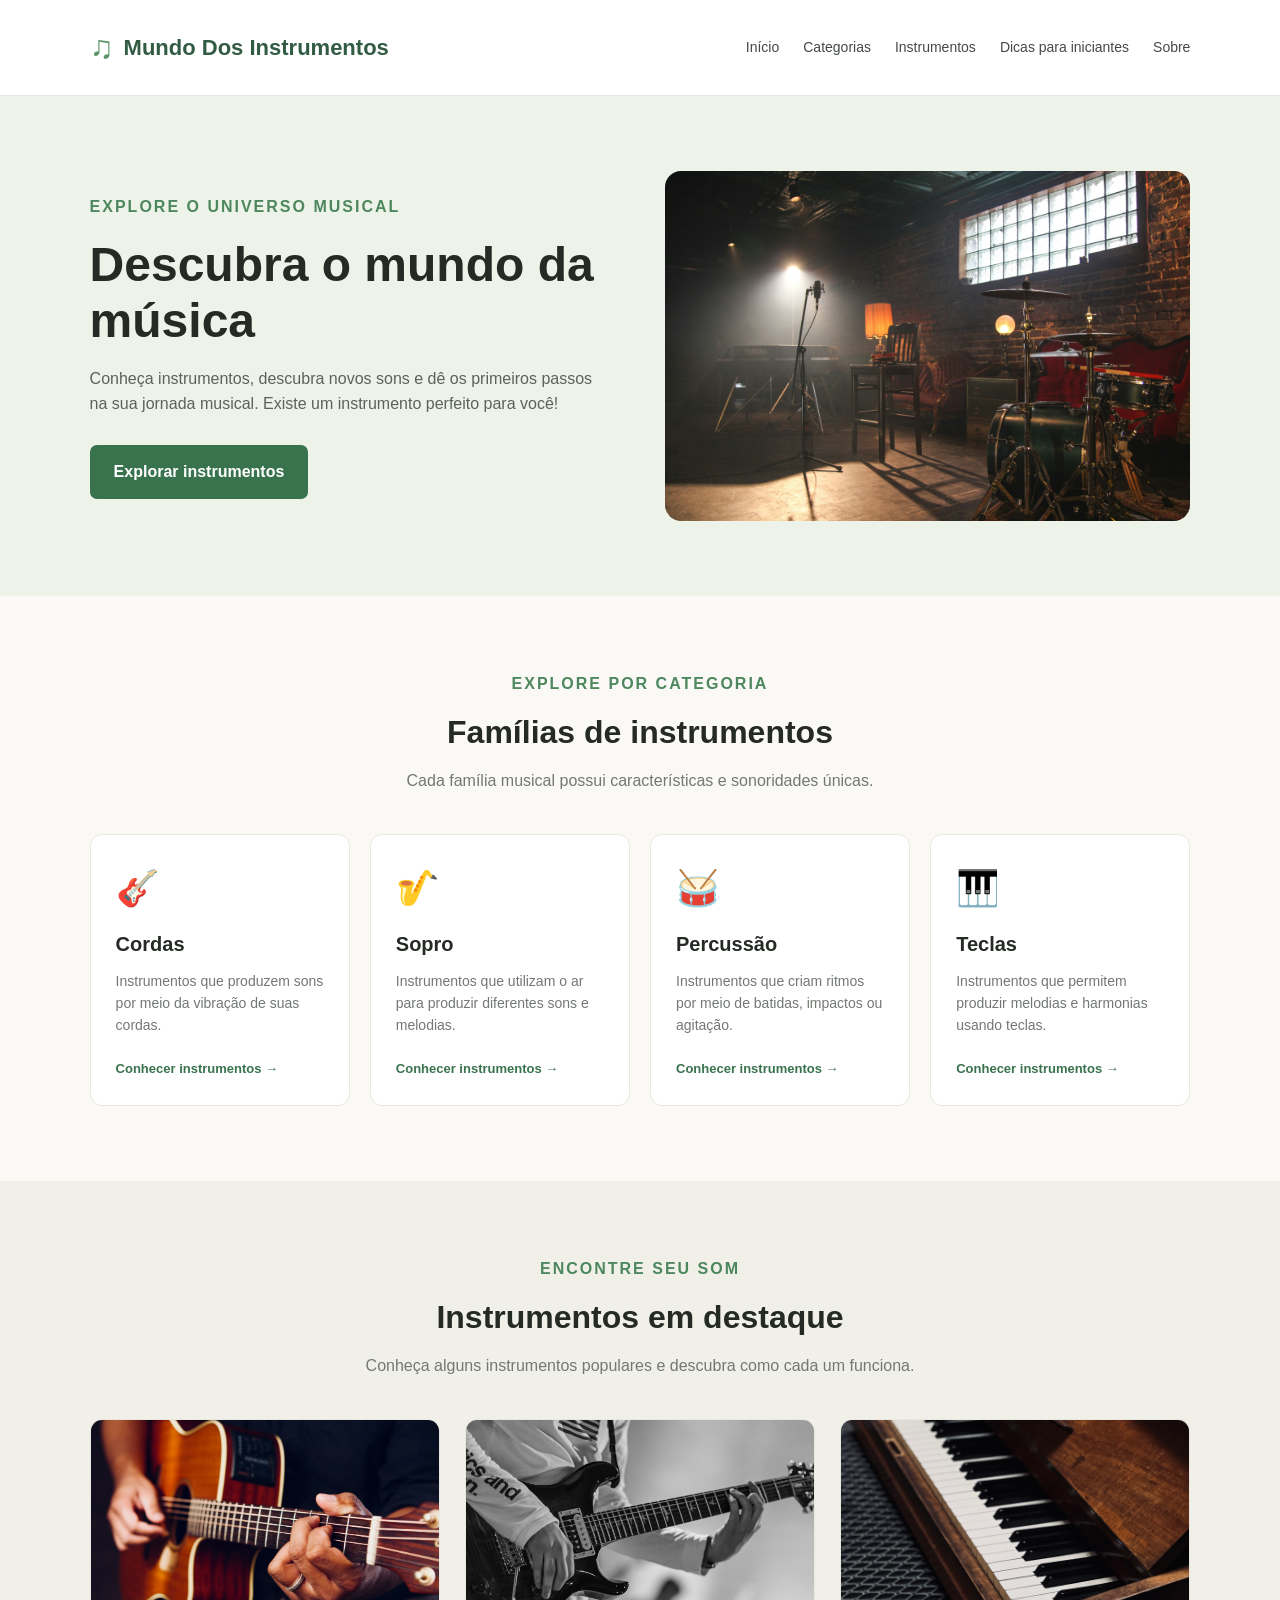
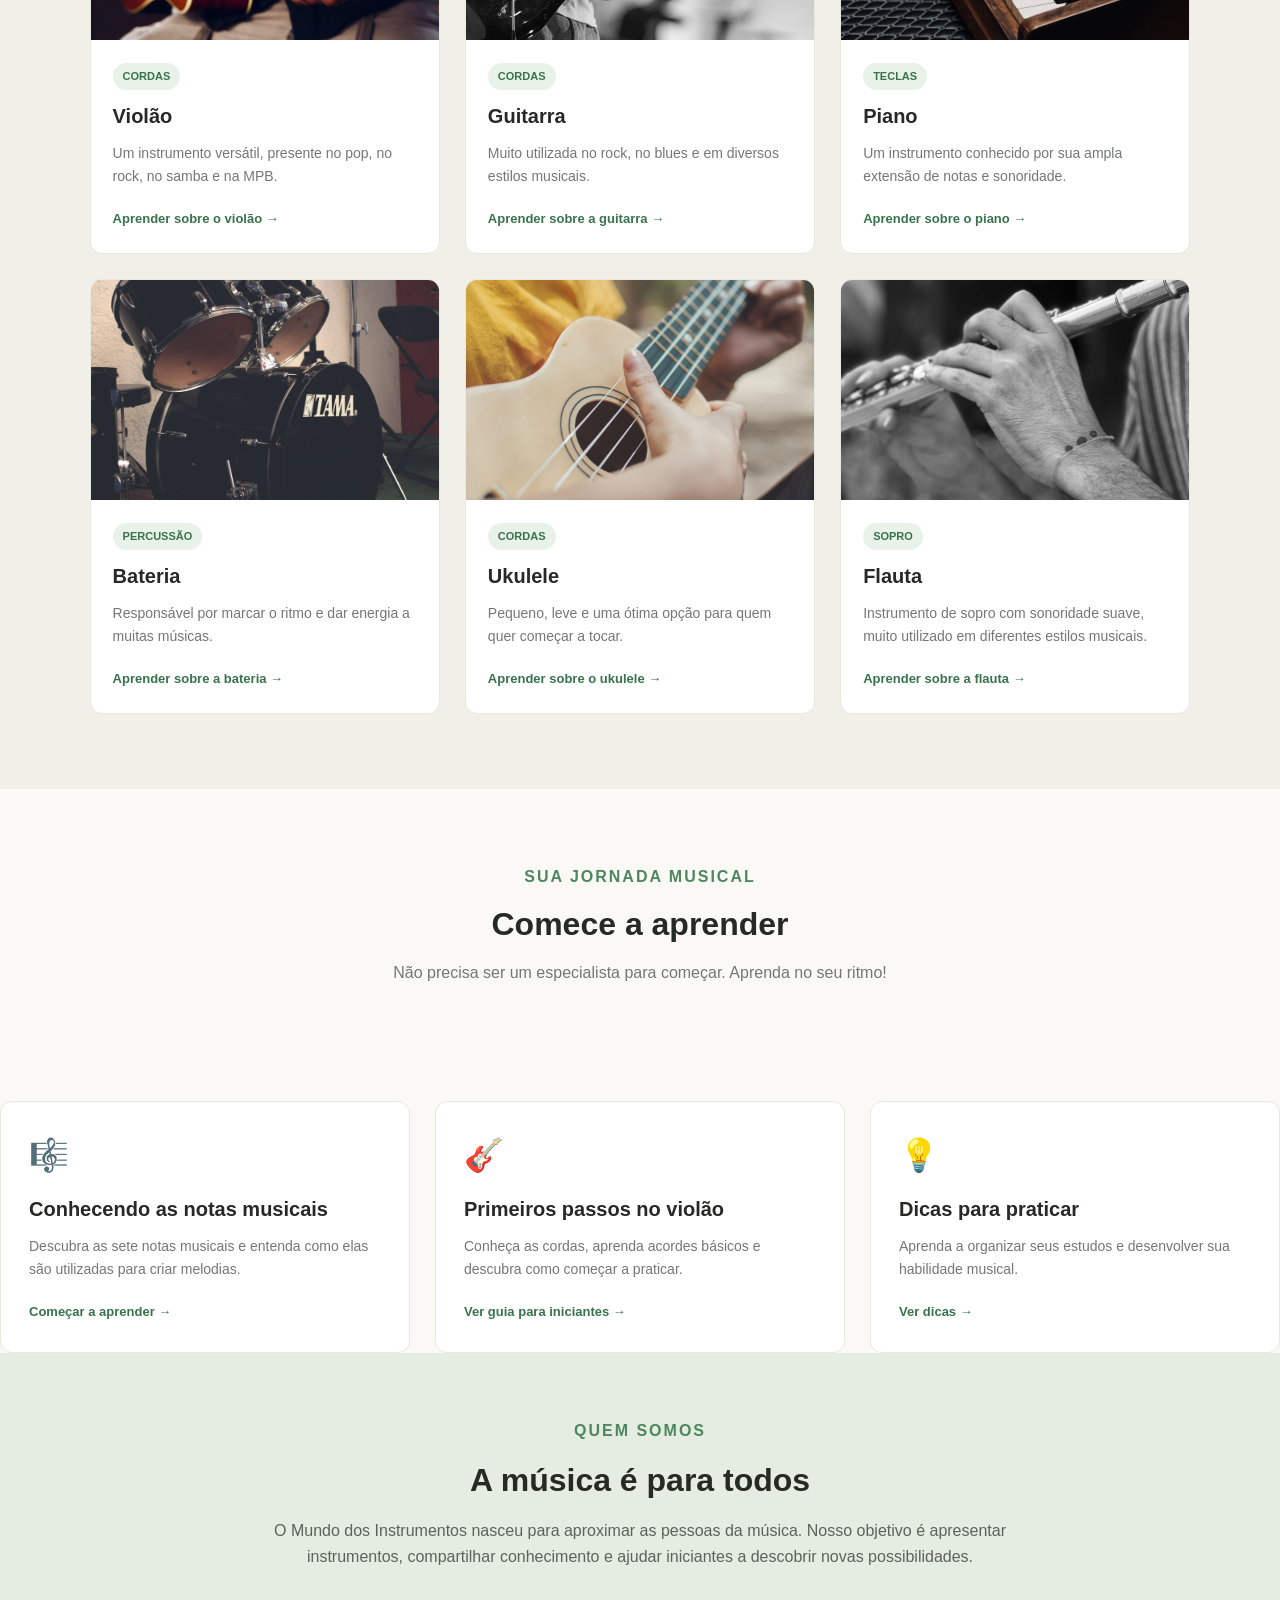
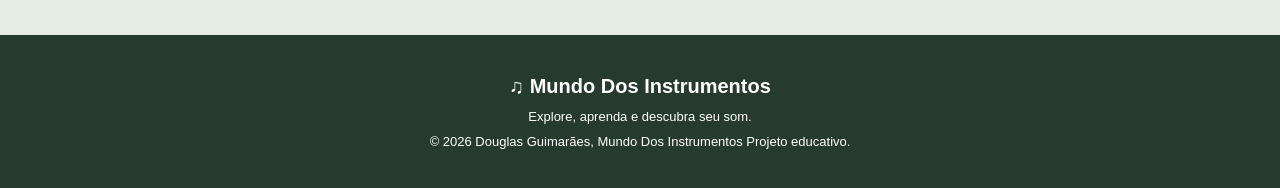
<file: index.html>
<!DOCTYPE html>
<html lang="pt-BR">

<head>
    <meta charset="UTF-8">
    <meta name="viewport" content="width=device-width, initial-scale=1.0">

    <title>Mundo Dos Instrumentos</title>

    <meta name="description"
        content="Conheça instrumentos musicais, descubra suas categorias e aprenda música do zero.">

    <link rel="stylesheet" href="css/style.css">
</head>

<body>

    <!-- Cabeçalho -->
    <header class="cabecalho">
        <div class="logo">
            <span class="icone">♫</span>
            <h1>Mundo Dos Instrumentos</h1>
        </div>

        <nav class="menu">
            <a href="index.html">Início</a>
            <a href="#categorias">Categorias</a>
            <a href="#instrumentos">Instrumentos</a>
            <a href="#dicas">Dicas para iniciantes</a>
            <a href="#sobre">Sobre</a>
        </nav>
    </header>

    <main>

        <!-- Banner principal -->
        <section class="banner">
            <div class="banner-conteudo">
                <span class="subtitulo">EXPLORE O UNIVERSO MUSICAL</span>

                <h2>Descubra o mundo da música</h2>

                <p>
                    Conheça instrumentos, descubra novos sons
                    e dê os primeiros passos na sua jornada musical.
                    Existe um instrumento perfeito para você!
                </p>

                <a href="#instrumentos" class="botao">
                    Explorar instrumentos
                </a>
            </div>

            <div class="banner-imagem">
                <img src="imagens/instrumentos-musica.jpg" alt="Violão em destaque em um ambiente musical">
            </div>
        </section>

        <!-- Categorias -->
        <section id="categorias" class="secao">
            <div class="titulo-secao">
                <span>EXPLORE POR CATEGORIA</span>
                <h2>Famílias de instrumentos</h2>
                <p>
                    Cada família musical possui características
                    e sonoridades únicas.
                </p>
            </div>

            <div class="categorias-grid">

                <article class="categoria-card">
                    <div class="categoria-icone">🎸</div>
                    <h3>Cordas</h3>
                    <p>
                        Instrumentos que produzem sons por meio
                        da vibração de suas cordas.
                    </p>
                    <a href="#instrumentos">Conhecer instrumentos →</a>
                </article>

                <article class="categoria-card">
                    <div class="categoria-icone">🎷</div>
                    <h3>Sopro</h3>
                    <p>
                        Instrumentos que utilizam o ar para
                        produzir diferentes sons e melodias.
                    </p>
                    <a href="#instrumentos">Conhecer instrumentos →</a>
                </article>

                <article class="categoria-card">
                    <div class="categoria-icone">🥁</div>
                    <h3>Percussão</h3>
                    <p>
                        Instrumentos que criam ritmos por meio
                        de batidas, impactos ou agitação.
                    </p>
                    <a href="#instrumentos">Conhecer instrumentos →</a>
                </article>

                <article class="categoria-card">
                    <div class="categoria-icone">🎹</div>
                    <h3>Teclas</h3>
                    <p>
                        Instrumentos que permitem produzir
                        melodias e harmonias usando teclas.
                    </p>
                    <a href="#instrumentos">Conhecer instrumentos →</a>
                </article>

            </div>
        </section>

        <!-- Instrumentos em destaque -->
        <section id="instrumentos" class="secao instrumentos">
            <div class="titulo-secao">
                <span>ENCONTRE SEU SOM</span>
                <h2>Instrumentos em destaque</h2>
                <p>
                    Conheça alguns instrumentos populares
                    e descubra como cada um funciona.
                </p>
            </div>

            <div class="instrumentos-grid">

                <article class="instrumento-card">
                    <img src="imagens/violao-imagen.jpg" alt="Violão acústico">

                    <div class="instrumento-info">
                        <span class="etiqueta">CORDAS</span>
                        <h3>Violão</h3>
                        <p>
                            Um instrumento versátil, presente
                            no pop, no rock, no samba e na MPB.
                        </p>
                        <a href="violao.html" class="link-card">
                            Aprender sobre o violão →
                        </a>


                    </div>
                </article>

                <article class="instrumento-card">
                    <img src="imagens/guitarra-imagen.jpg" alt="Guitarra elétrica">

                    <div class="instrumento-info">
                        <span class="etiqueta">CORDAS</span>
                        <h3>Guitarra</h3>
                        <p>
                            Muito utilizada no rock, no blues
                            e em diversos estilos musicais.
                        </p>
                        <a href="guitarra.html" class="link-card">
                            Aprender sobre a guitarra →
                        </a>
                    </div>
                </article>

                <article class="instrumento-card">
                    <img src="imagens/piano-imagem.jpg" alt="Piano de teclas">

                    <div class="instrumento-info">
                        <span class="etiqueta">TECLAS</span>
                        <h3>Piano</h3>
                        <p>
                            Um instrumento conhecido por sua
                            ampla extensão de notas e sonoridade.
                        </p>
                        <a href="piano.html" class="link-card">
                            Aprender sobre o piano →
                        </a>
                    </div>
                </article>

                <article class="instrumento-card">
                    <img src="imagens/bateria-imagen.jpg" alt="Bateria musical">

                    <div class="instrumento-info">
                        <span class="etiqueta">PERCUSSÃO</span>
                        <h3>Bateria</h3>
                        <p>
                            Responsável por marcar o ritmo
                            e dar energia a muitas músicas.
                        </p>
                        <a href="bateria.html" class="link-card">
                            Aprender sobre a bateria →
                        </a>
                    </div>
                </article>

                <article class="instrumento-card">
                    <img src="imagens/ukulele-imagen.jpg" alt="Ukulele de quatro cordas">
                    <div class="instrumento-info">
                        <span class="etiqueta">CORDAS</span>
                        <h3>Ukulele</h3>
                        <p>
                            Pequeno, leve e uma ótima opção
                            para quem quer começar a tocar.
                        </p>
                        <a href="ukulele.html" class="link-card">
                            Aprender sobre o ukulele →
                        </a>
                    </div>
                </article>

                <article class="instrumento-card">
                    <img src="imagens/flauta-imagen.jpg" alt="Flauta musical">

                    <div class="instrumento-info">
                        <span class="etiqueta">SOPRO</span>

                        <h3>Flauta</h3>

                        <p>
                            Instrumento de sopro com sonoridade suave,
                            muito utilizado em diferentes estilos musicais.
                        </p>

                        <a href="flauta.html" class="link-card">
                            Aprender sobre a flauta →
                        </a>
                    </div>
                </article>


            </div>
        </section>

        <!-- Área para iniciantes -->

        <section id="dicas" class="secao dicas">

            <div class="titulo-secao">
                <span>SUA JORNADA MUSICAL</span>

                <h2>Comece a aprender</h2>

                <p>
                    Não precisa ser um especialista para começar.
                    Aprenda no seu ritmo!
                </p>
            </div>

        </section>


        <div class="dicas-grid">

            <article class="dica-card">
                <div class="dica-icone">🎼</div>
                <h3>Conhecendo as notas musicais</h3>
                <p>
                    Descubra as sete notas musicais e entenda
                    como elas são utilizadas para criar melodias.
                </p>
                <a href="notas-musicais.html">Começar a aprender →</a>
            </article>

            <article class="dica-card">
                <div class="dica-icone">🎸</div>
                <h3>Primeiros passos no violão</h3>
                <p>
                    Conheça as cordas, aprenda acordes básicos
                    e descubra como começar a praticar.
                </p>
                <a href="pagina-passos.html">Ver guia para iniciantes →</a>
            </article>

            <article class="dica-card">
                <div class="dica-icone">💡</div>
                <h3>Dicas para praticar</h3>
                <p>
                    Aprenda a organizar seus estudos e
                    desenvolver sua habilidade musical.
                </p>
                <a href="dicas.html">Ver dicas →</a>
            </article>
        </div>
        </section>

        <!-- Sobre o site -->
        <section id="sobre" class="sobre">
            <div>
                <span>QUEM SOMOS</span>
                <h2>A música é para todos</h2>
                <p>
                    O Mundo dos Instrumentos nasceu para aproximar
                    as pessoas da música. Nosso objetivo é apresentar
                    instrumentos, compartilhar conhecimento e ajudar
                    iniciantes a descobrir novas possibilidades.
                </p>
            </div>
        </section>

    </main>

    <!-- Rodapé -->
    <footer class="rodape">
        <p>♫ Mundo Dos Instrumentos</p>
        <p>Explore, aprenda e descubra seu som.</p>
        <p>&copy; 2026 Douglas Guimarães, Mundo Dos Instrumentos Projeto educativo.</p>
    </footer>

</body>

</html>
</file>
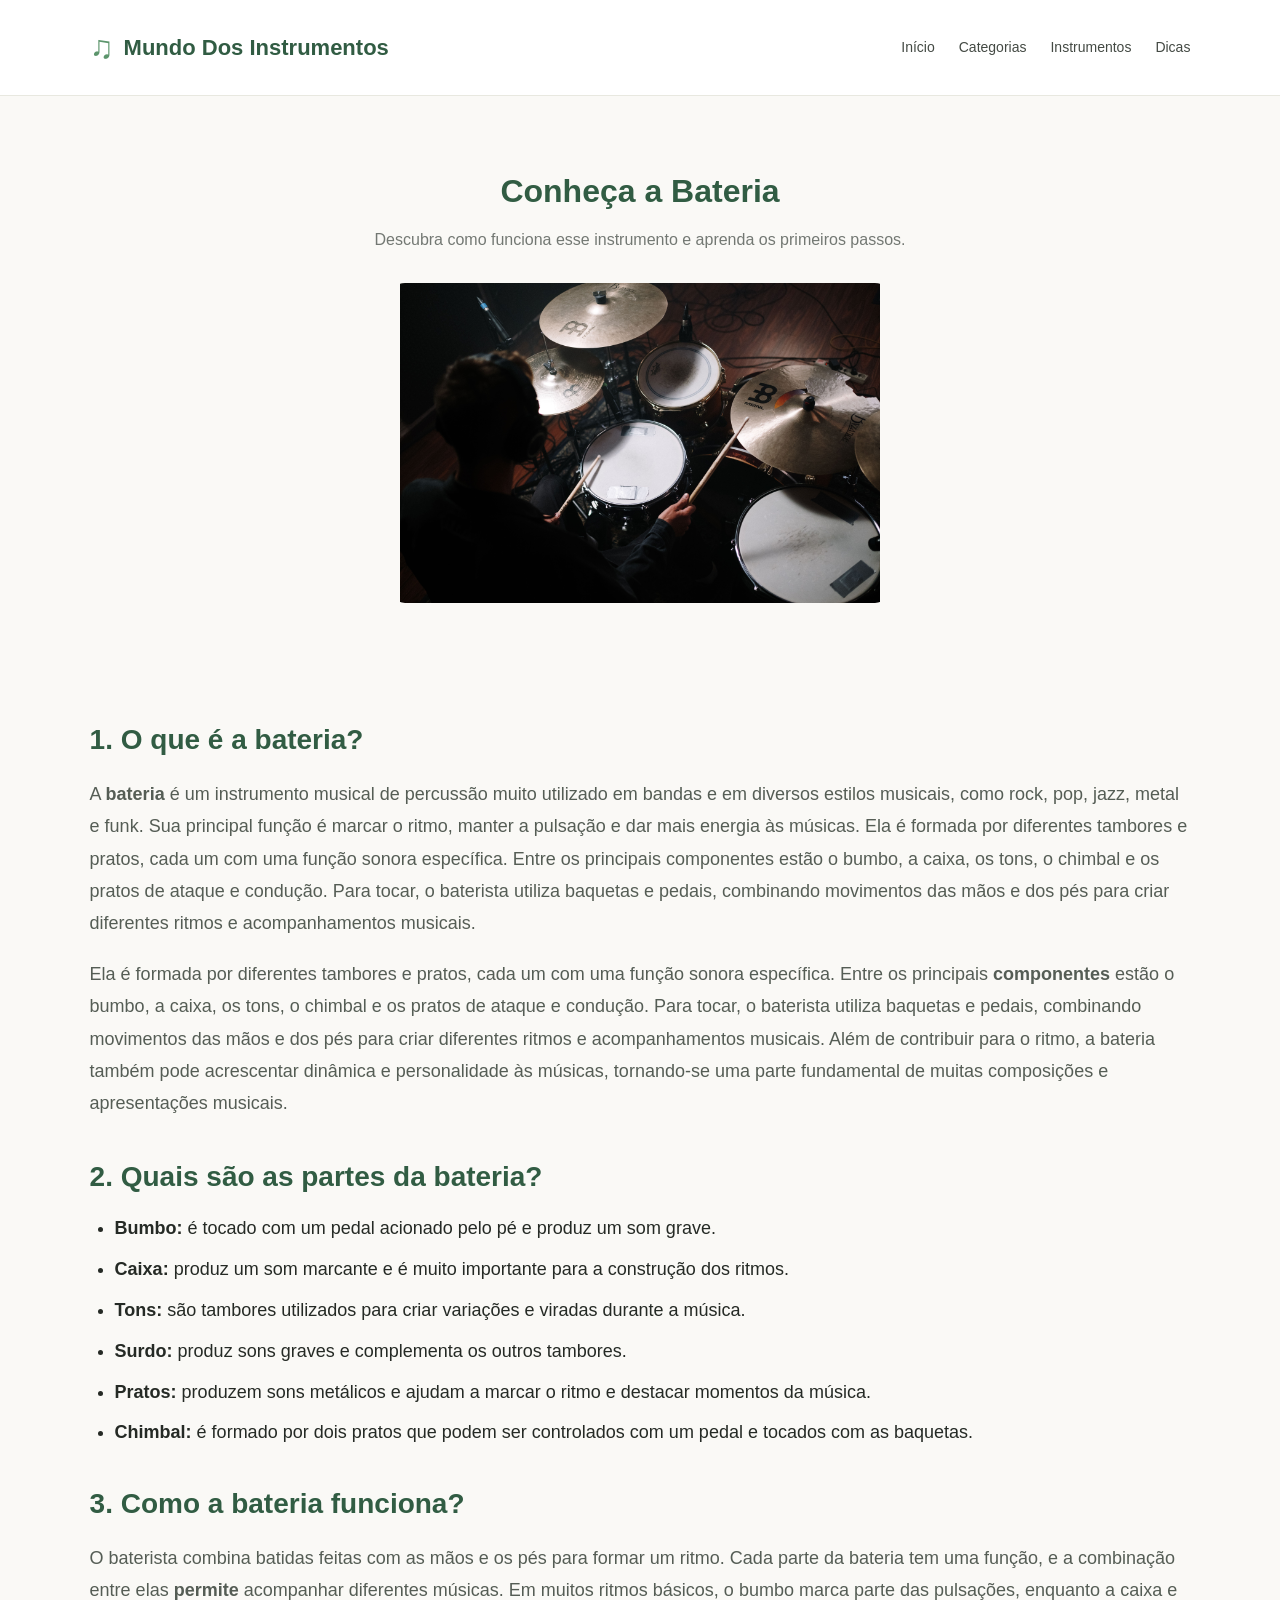
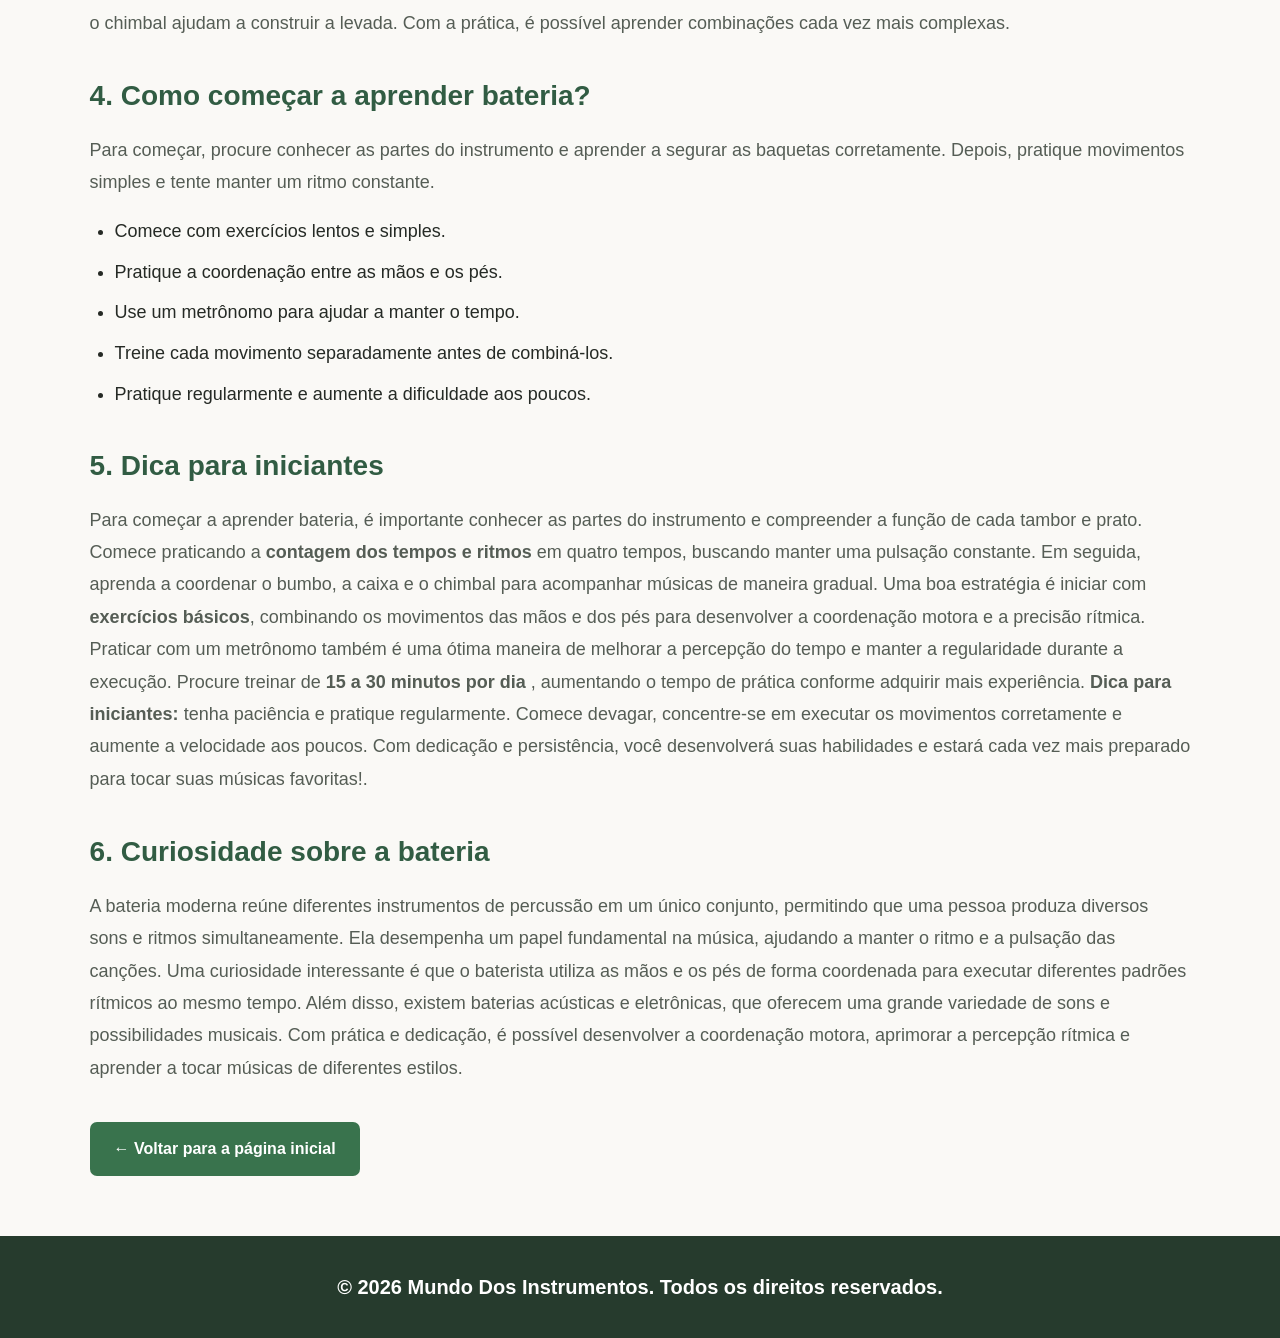
<file: bateria.html>
<!DOCTYPE html>
<html lang="pt-BR">
<head>
    <meta charset="UTF-8">
    <meta name="viewport" content="width=device-width, initial-scale=1.0">

    <title>Aprenda sobre a Bateria | Mundo dos Instrumentos</title>

    <link rel="stylesheet" href="css/style.css">
</head>

<body>

    <!-- Cabeçalho -->
    <header class="cabecalho">
        <div class="logo">
            <span class="icone">♫</span>
            <h1>Mundo Dos Instrumentos</h1>
        </div>

        <nav class="menu">
            <a href="index.html">Início</a>
            <a href="index.html#categorias">Categorias</a>
            <a href="index.html#instrumentos">Instrumentos</a>
            <a href="index.html#dicas">Dicas</a>
        </nav>
    </header>

    <!-- Apresentação da bateria -->
    <section class="pagina-instrumento">

        <div class="titulo-secao">
            <h2>Conheça a Bateria</h2>
            <p>
                Descubra como funciona esse instrumento e aprenda os primeiros passos.
            </p>
        </div>

        <img
            src="imagens/bateria02-imagen.jpg"
            alt="Conjunto de bateria musical"
            class="imagem-bateria"
        >

    </section>

    <!-- Conteúdo principal -->
    <main class="conteudo-bateria">

        <h2>1. O que é a bateria?</h2>

        <p>
            A <b>bateria</b> é um instrumento musical de percussão muito utilizado em bandas e em diversos estilos musicais, como rock, pop, jazz, metal e funk. Sua principal função é marcar o ritmo, manter a pulsação e dar mais energia às músicas. Ela é formada por diferentes tambores e pratos, cada um com uma função sonora específica. Entre os principais componentes estão o bumbo, a caixa, os tons, o chimbal e os pratos de ataque e condução. Para tocar, o baterista utiliza baquetas e pedais, combinando movimentos das mãos e dos pés para criar diferentes ritmos e acompanhamentos musicais.
            
            <p>
               Ela é formada por diferentes tambores e pratos, cada um com uma função sonora específica. Entre os principais <b>componentes</b> estão o bumbo, a caixa, os tons, o chimbal e os pratos de ataque e condução. Para tocar, o baterista utiliza baquetas e pedais, combinando movimentos das mãos e dos pés para criar diferentes ritmos e acompanhamentos musicais. Além de contribuir para o ritmo, a bateria também pode acrescentar dinâmica e personalidade às músicas, tornando-se uma parte fundamental de muitas composições e apresentações musicais.
            </p>
        </p>

        <h2>2. Quais são as partes da bateria?</h2>

        <ul>
            <li>
                <strong>Bumbo:</strong> é tocado com um pedal acionado pelo pé
                e produz um som grave.
            </li>

            <li>
                <strong>Caixa:</strong> produz um som marcante e é muito
                importante para a construção dos ritmos.
            </li>

            <li>
                <strong>Tons:</strong> são tambores utilizados para criar
                variações e viradas durante a música.
            </li>

            <li>
                <strong>Surdo:</strong> produz sons graves e complementa
                os outros tambores.
            </li>

            <li>
                <strong>Pratos:</strong> produzem sons metálicos e ajudam
                a marcar o ritmo e destacar momentos da música.
            </li>

            <li>
                <strong>Chimbal:</strong> é formado por dois pratos que podem
                ser controlados com um pedal e tocados com as baquetas.
            </li>
        </ul>

        <h2>3. Como a bateria funciona?</h2>

        <p>
            O baterista combina batidas feitas com as mãos e os pés para formar um ritmo. Cada parte da bateria tem uma função, e a combinação entre elas <b>permite</b> acompanhar diferentes músicas. Em muitos ritmos básicos, o bumbo marca parte das pulsações, enquanto a caixa e o chimbal ajudam a construir a levada. Com a prática, é possível aprender combinações cada vez mais complexas.
        </p>

        <h2>4. Como começar a aprender bateria?</h2>

        <p>
            Para começar, procure conhecer as partes do instrumento e aprender a segurar as baquetas corretamente. Depois, pratique movimentos simples e tente manter um ritmo constante.
        </p>

        <ul>
            <li>Comece com exercícios lentos e simples.</li>
            <li>Pratique a coordenação entre as mãos e os pés.</li>
            <li>Use um metrônomo para ajudar a manter o tempo.</li>
            <li>Treine cada movimento separadamente antes de combiná-los.</li>
            <li>Pratique regularmente e aumente a dificuldade aos poucos.</li>
        </ul>

        <h2>5. Dica para iniciantes</h2>

        <p>
            Para começar a aprender bateria, é importante conhecer as partes do instrumento e compreender a função de cada tambor e prato. Comece praticando a <b>contagem dos tempos e ritmos</b> em quatro tempos, buscando manter uma pulsação constante. Em seguida, aprenda a coordenar o bumbo, a caixa e o chimbal para acompanhar músicas de maneira gradual. Uma boa estratégia é iniciar com <b>exercícios básicos</b>, combinando os movimentos das mãos e dos pés para desenvolver a coordenação motora e a precisão rítmica. Praticar com um metrônomo também é uma ótima maneira de melhorar a percepção do tempo e manter a regularidade durante a execução. Procure treinar de <b>15 a 30 minutos por dia</b> , aumentando o tempo de prática conforme adquirir mais experiência. <b>Dica para iniciantes:</b> tenha paciência e pratique regularmente. Comece devagar, concentre-se em executar os movimentos corretamente e aumente a velocidade aos poucos. Com dedicação e persistência, você desenvolverá suas habilidades e estará cada vez mais preparado para tocar suas músicas favoritas!.
        </p>

        <h2>6. Curiosidade sobre a bateria</h2>

        <p>
            A bateria moderna reúne diferentes instrumentos de percussão em um único conjunto, permitindo que uma pessoa produza diversos sons e ritmos simultaneamente. Ela desempenha um papel fundamental na música, ajudando a manter o ritmo e a pulsação das canções. Uma curiosidade interessante é que o baterista utiliza as mãos e os pés de forma coordenada para executar diferentes padrões rítmicos ao mesmo tempo. Além disso, existem baterias acústicas e eletrônicas, que oferecem uma grande variedade de sons e possibilidades musicais. Com prática e dedicação, é possível desenvolver a coordenação motora, aprimorar a percepção rítmica e aprender a tocar músicas de diferentes estilos.
        </p>

        <a href="index.html" class="botao">
            ← Voltar para a página inicial
        </a>

    </main>

    <!-- Rodapé -->
    <footer class="rodape">
        <p>&copy; 2026 Mundo Dos Instrumentos. Todos os direitos reservados.</p>
    </footer>

</body>
</html>
</file>
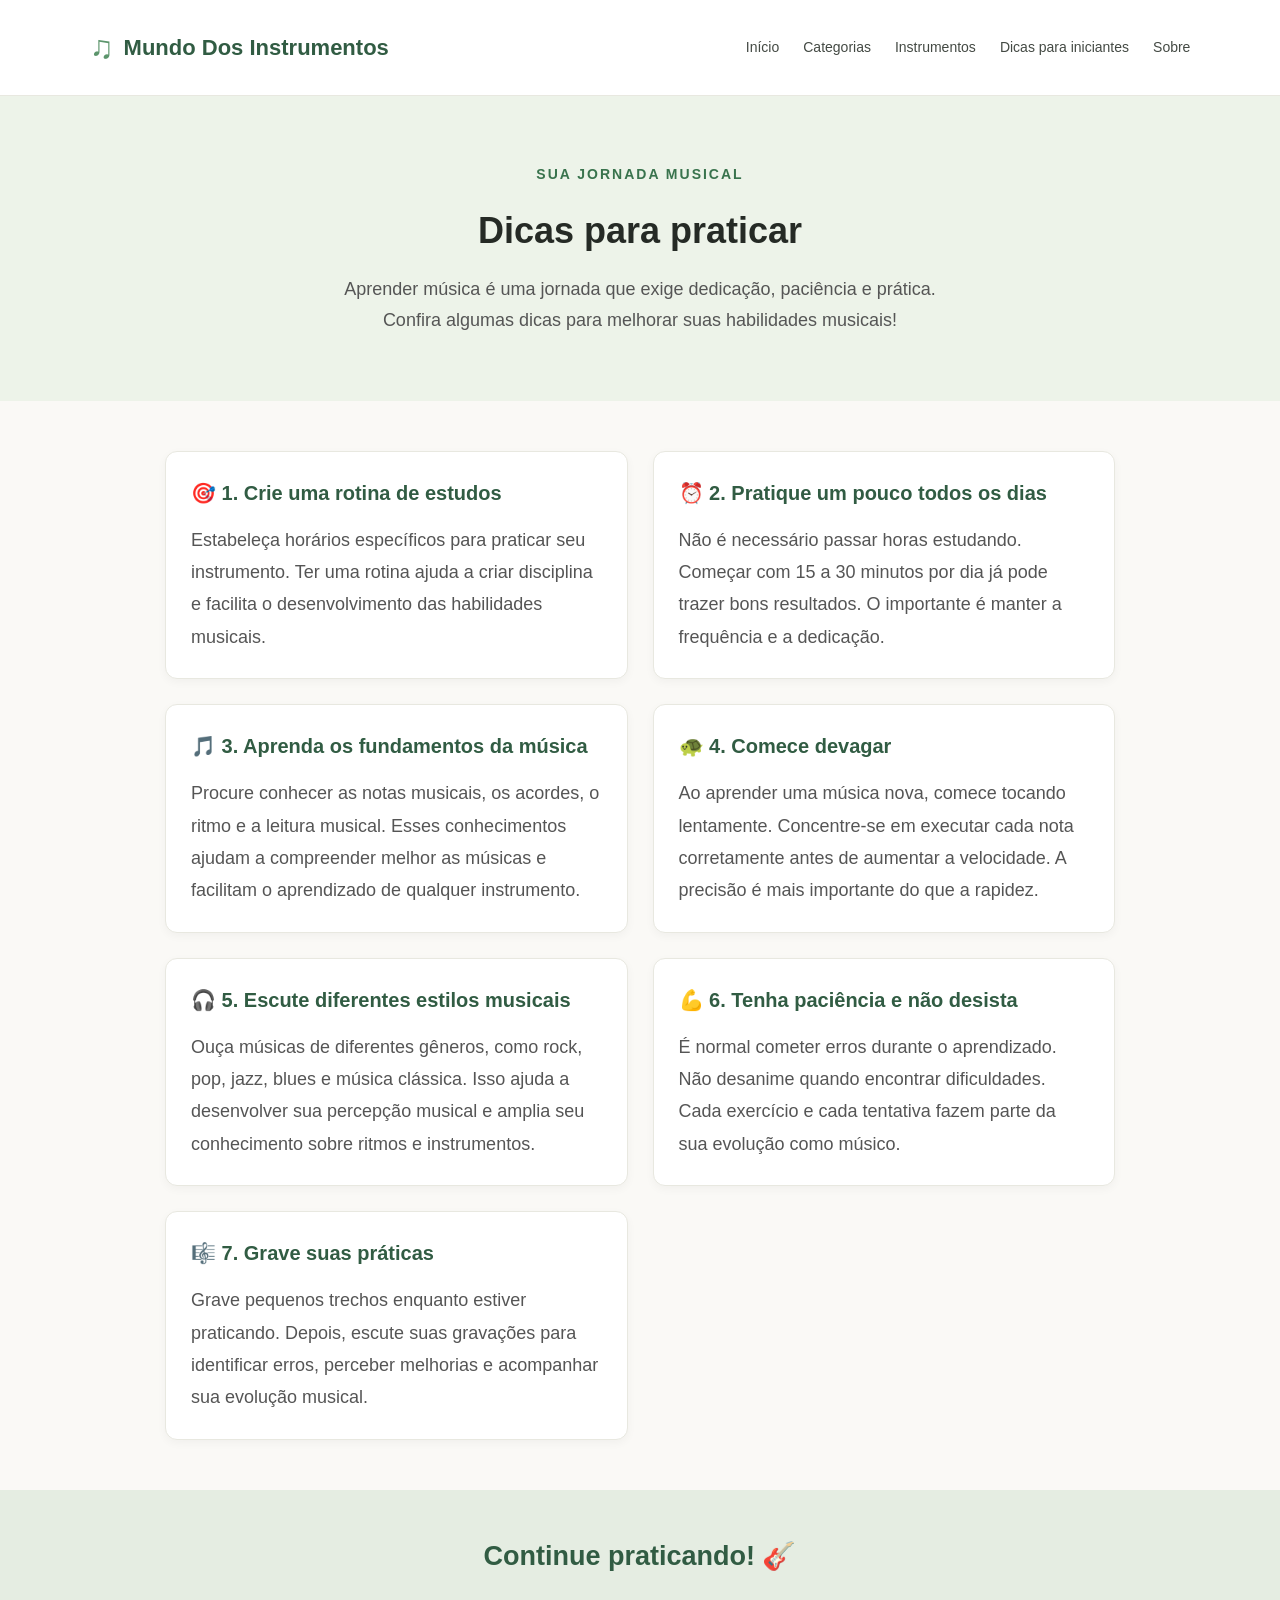
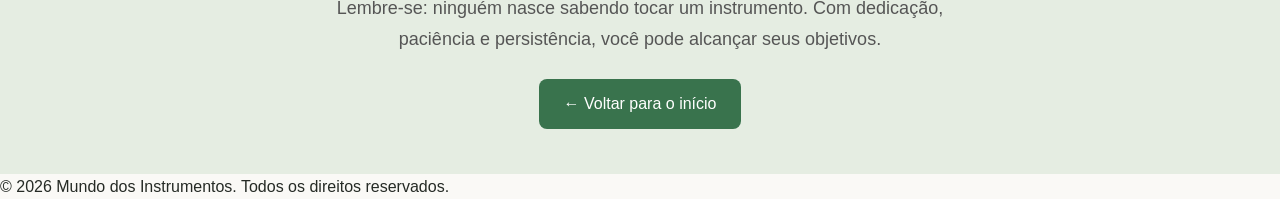
<file: dicas.html>
<!DOCTYPE html>
<html lang="pt-BR">

<head>
    <meta charset="UTF-8">
    <meta name="viewport" content="width=device-width, initial-scale=1.0">

    <title>Dicas para Praticar | Mundo dos Instrumentos</title>

    <link rel="stylesheet" href="css/style.css">
</head>

<body>

    <header class="cabecalho">

    <div class="logo">
        <span class="icone">♫</span>
        <h1>Mundo Dos Instrumentos</h1>
    </div>

    <nav class="menu">
        <a href="index.html">Início</a>
        <a href="index.html#categorias">Categorias</a>
        <a href="index.html#instrumentos">Instrumentos</a>
        <a href="index.html#dicas">Dicas para iniciantes</a>
        <a href="index.html#sobre">Sobre</a>
    </nav>

</header>

    <main class="pagina-dicas">

        <section class="banner-dicas">
            <span>SUA JORNADA MUSICAL</span>
            <h1>Dicas para praticar</h1>

            <p>
                Aprender música é uma jornada que exige dedicação,
                paciência e prática. Confira algumas dicas para
                melhorar suas habilidades musicais!
            </p>
        </section>

        <section class="conteudo-dicas">

            <article class="dica-item">
                <h2>🎯 1. Crie uma rotina de estudos</h2>

                <p>
                    Estabeleça horários específicos para praticar
                    seu instrumento. Ter uma rotina ajuda a criar
                    disciplina e facilita o desenvolvimento das
                    habilidades musicais.
                </p>
            </article>

            <article class="dica-item">
                <h2>⏰ 2. Pratique um pouco todos os dias</h2>

                <p>
                    Não é necessário passar horas estudando.
                    Começar com 15 a 30 minutos por dia já pode
                    trazer bons resultados. O importante é manter
                    a frequência e a dedicação.
                </p>
            </article>

            <article class="dica-item">
                <h2>🎵 3. Aprenda os fundamentos da música</h2>

                <p>
                    Procure conhecer as notas musicais, os acordes,
                    o ritmo e a leitura musical. Esses conhecimentos
                    ajudam a compreender melhor as músicas e
                    facilitam o aprendizado de qualquer instrumento.
                </p>
            </article>

            <article class="dica-item">
                <h2>🐢 4. Comece devagar</h2>

                <p>
                    Ao aprender uma música nova, comece tocando
                    lentamente. Concentre-se em executar cada nota
                    corretamente antes de aumentar a velocidade.
                    A precisão é mais importante do que a rapidez.
                </p>
            </article>

            <article class="dica-item">
                <h2>🎧 5. Escute diferentes estilos musicais</h2>

                <p>
                    Ouça músicas de diferentes gêneros, como rock,
                    pop, jazz, blues e música clássica. Isso ajuda
                    a desenvolver sua percepção musical e amplia
                    seu conhecimento sobre ritmos e instrumentos.
                </p>
            </article>

            <article class="dica-item">
                <h2>💪 6. Tenha paciência e não desista</h2>

                <p>
                    É normal cometer erros durante o aprendizado.
                    Não desanime quando encontrar dificuldades.
                    Cada exercício e cada tentativa fazem parte
                    da sua evolução como músico.
                </p>
            </article>

            <article class="dica-item">
                <h2>🎼 7. Grave suas práticas</h2>

                <p>
                    Grave pequenos trechos enquanto estiver
                    praticando. Depois, escute suas gravações
                    para identificar erros, perceber melhorias
                    e acompanhar sua evolução musical.
                </p>
            </article>

        </section>

        <section class="mensagem-final">
            <h2>Continue praticando! 🎸</h2>

            <p>
                Lembre-se: ninguém nasce sabendo tocar um
                instrumento. Com dedicação, paciência e
                persistência, você pode alcançar seus objetivos.
            </p>

            <a href="index.html"> ← Voltar para o início</a>
        </section>

    </main>

    <footer>
        <p>© 2026 Mundo dos Instrumentos. Todos os direitos reservados.</p>
    </footer>

</body>
</html>
</file>
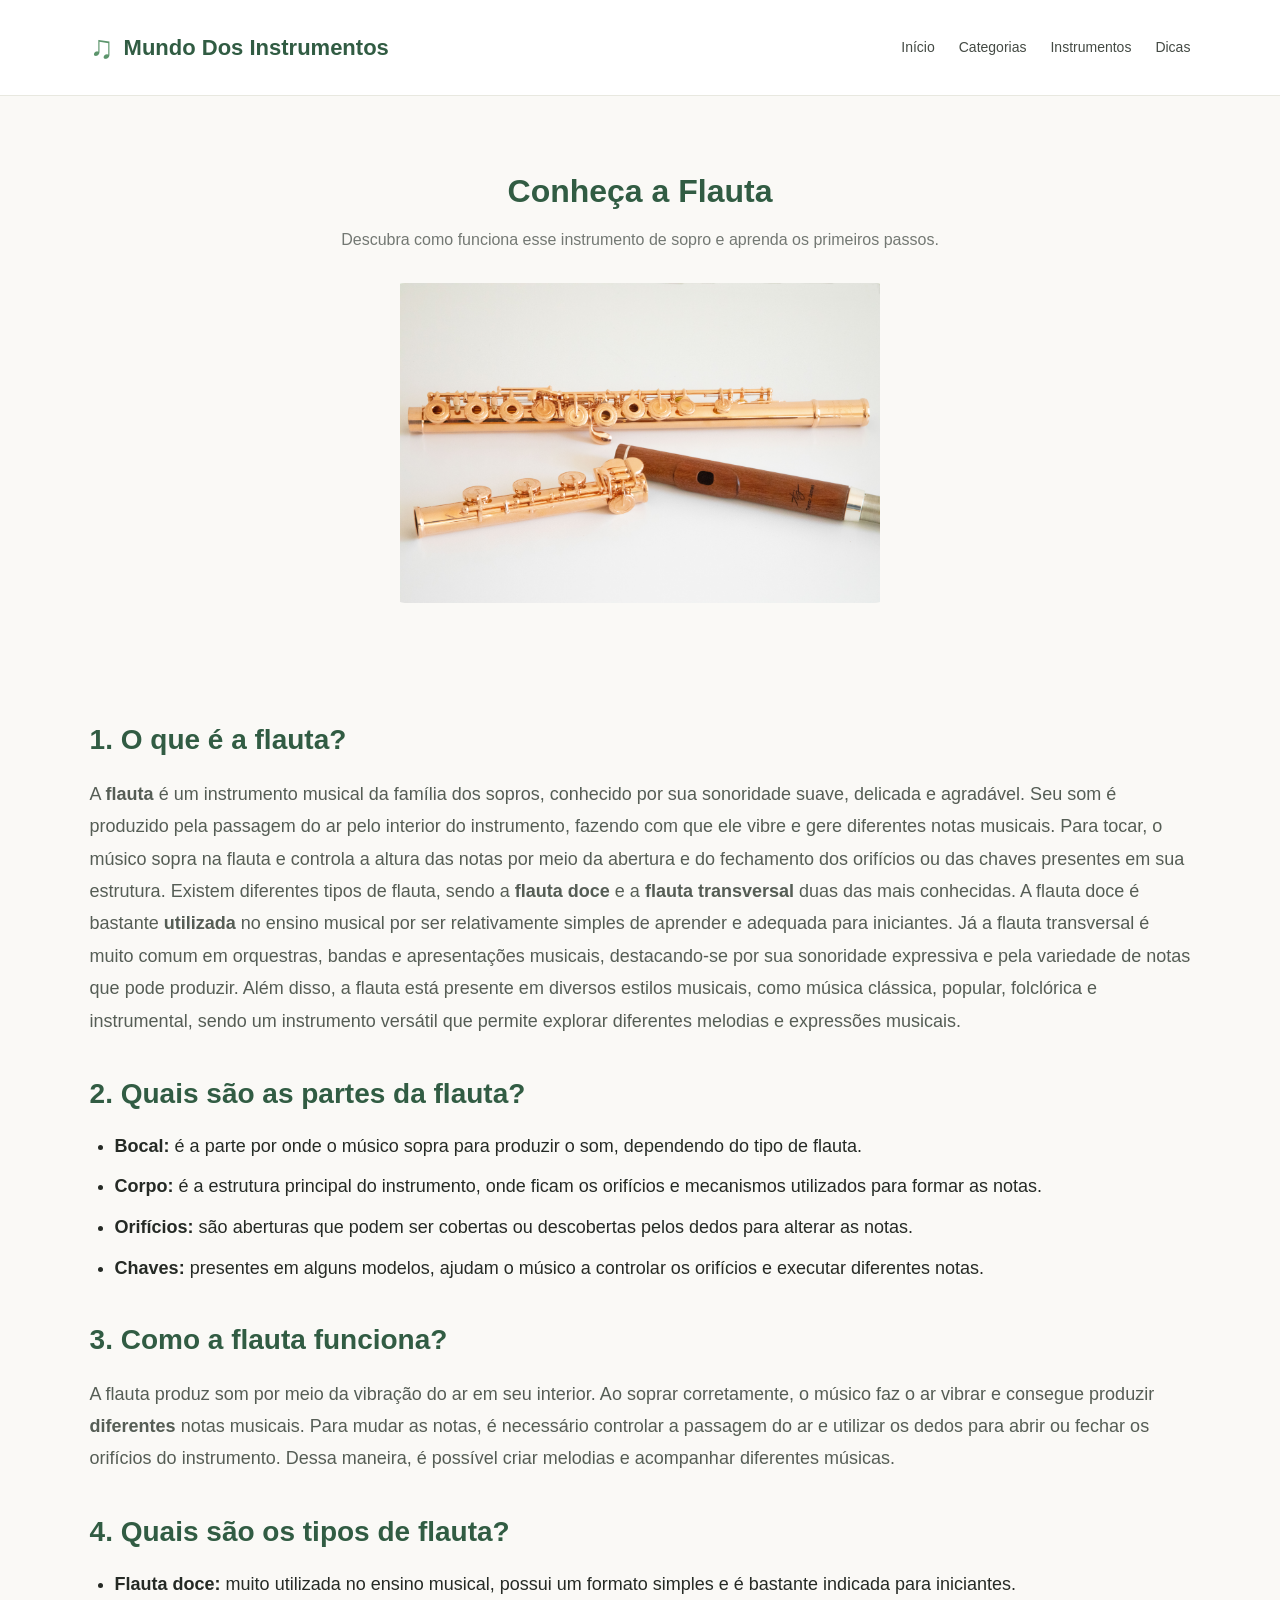
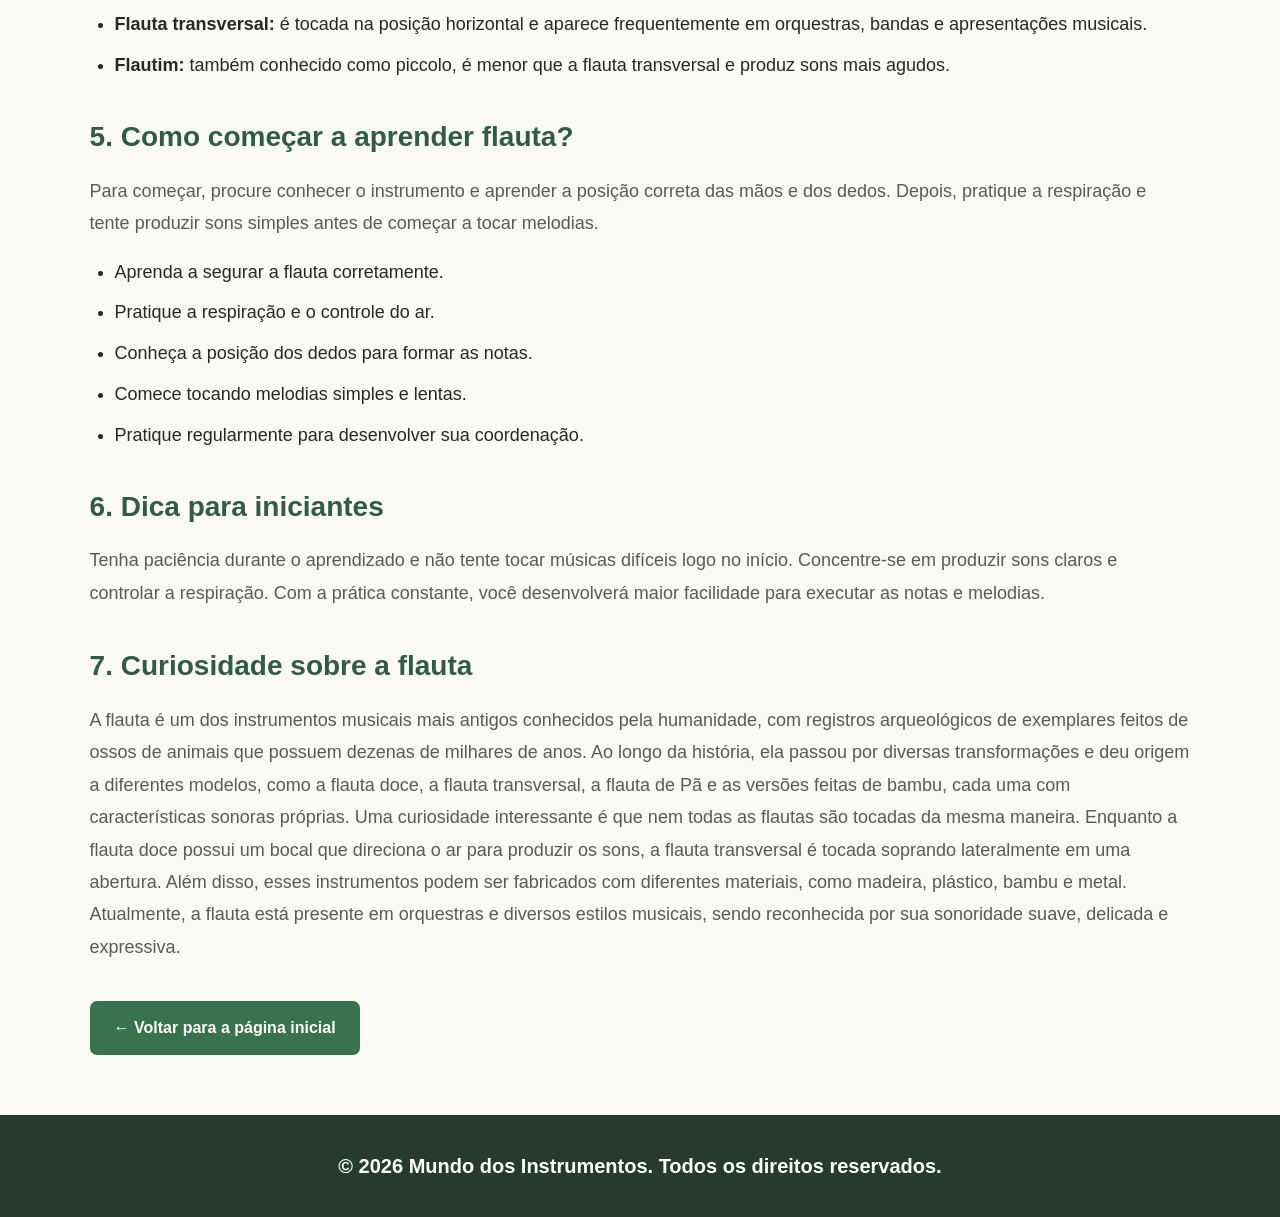
<file: flauta.html>
<!DOCTYPE html>
<html lang="pt-BR">
<head>
    <meta charset="UTF-8">
    <meta name="viewport" content="width=device-width, initial-scale=1.0">

    <title>Aprenda sobre a Flauta | Mundo Dos Instrumentos</title>

    <link rel="stylesheet" href="css/style.css">
</head>

<body>

    <!-- Cabeçalho -->
    <header class="cabecalho">
        <div class="logo">
            <span class="icone">♫</span>
            <h1>Mundo Dos Instrumentos</h1>
        </div>

        <nav class="menu">
            <a href="index.html">Início</a>
            <a href="index.html#categorias">Categorias</a>
            <a href="index.html#instrumentos">Instrumentos</a>
            <a href="index.html#dicas">Dicas</a>
        </nav>
    </header>

    <!-- Apresentação da flauta -->
    <section class="pagina-instrumento">

        <div class="titulo-secao">
            <h2>Conheça a Flauta</h2>
            <p>
                Descubra como funciona esse instrumento de sopro e aprenda
                os primeiros passos.
            </p>
        </div>

        <img
            src="imagens/flauta02-imagen.jpg"
            alt="Flauta musical"
            class="imagem-flauta"
        >

    </section>

    <!-- Conteúdo principal -->
    <main class="conteudo-flauta">

        <h2>1. O que é a flauta?</h2>

        <p>
            A <b>flauta</b> é um instrumento musical da família dos sopros, conhecido por sua sonoridade suave, delicada e agradável. Seu som é produzido pela passagem do ar pelo interior do instrumento, fazendo com que ele vibre e gere diferentes notas musicais. Para tocar, o músico sopra na flauta e controla a altura das notas por meio da abertura e do fechamento dos orifícios ou das chaves presentes em sua estrutura. Existem diferentes tipos de flauta, sendo a <b>flauta doce</b> e a <b>flauta transversal</b> duas das mais conhecidas. A flauta doce é bastante <b>utilizada</b> no ensino musical por ser relativamente simples de aprender e adequada para iniciantes. Já a flauta transversal é muito comum em orquestras, bandas e apresentações musicais, destacando-se por sua sonoridade expressiva e pela variedade de notas que pode produzir. Além disso, a flauta está presente em diversos estilos musicais, como música clássica, popular, folclórica e instrumental, sendo um instrumento versátil que permite explorar diferentes melodias e expressões musicais.
        </p>

        

        <h2>2. Quais são as partes da flauta?</h2>

        <ul>
            <li>
                <strong>Bocal:</strong> é a parte por onde o músico sopra
                para produzir o som, dependendo do tipo de flauta.
            </li>

            <li>
                <strong>Corpo:</strong> é a estrutura principal do instrumento,
                onde ficam os orifícios e mecanismos utilizados para formar
                as notas.
            </li>

            <li>
                <strong>Orifícios:</strong> são aberturas que podem ser
                cobertas ou descobertas pelos dedos para alterar as notas.
            </li>

            <li>
                <strong>Chaves:</strong> presentes em alguns modelos,
                ajudam o músico a controlar os orifícios e executar
                diferentes notas.
            </li>
        </ul>

        <h2>3. Como a flauta funciona?</h2>

        <p>
            A flauta produz som por meio da vibração do ar em seu interior. Ao soprar corretamente, o músico faz o ar vibrar e consegue produzir <b>diferentes</b> notas musicais. Para mudar as notas, é necessário controlar a passagem do ar e utilizar os dedos para abrir ou fechar os orifícios do instrumento. Dessa maneira, é possível criar melodias e acompanhar diferentes músicas.
        </p>



        <h2>4. Quais são os tipos de flauta?</h2>

        <ul>
            <li>
                <strong>Flauta doce:</strong> muito utilizada no ensino
                musical, possui um formato simples e é bastante indicada
                para iniciantes.
            </li>

            <li>
                <strong>Flauta transversal:</strong> é tocada na posição
                horizontal e aparece frequentemente em orquestras,
                bandas e apresentações musicais.
            </li>

            <li>
                <strong>Flautim:</strong> também conhecido como piccolo,
                é menor que a flauta transversal e produz sons mais agudos.
            </li>
        </ul>

        <h2>5. Como começar a aprender flauta?</h2>

        <p>
            Para começar, procure conhecer o instrumento e aprender
            a posição correta das mãos e dos dedos. Depois, pratique
            a respiração e tente produzir sons simples antes de
            começar a tocar melodias.
        </p>

        <ul>
            <li>Aprenda a segurar a flauta corretamente.</li>
            <li>Pratique a respiração e o controle do ar.</li>
            <li>Conheça a posição dos dedos para formar as notas.</li>
            <li>Comece tocando melodias simples e lentas.</li>
            <li>Pratique regularmente para desenvolver sua coordenação.</li>
        </ul>

        <h2>6. Dica para iniciantes</h2>

        <p>
            Tenha paciência durante o aprendizado e não tente tocar
            músicas difíceis logo no início. Concentre-se em produzir
            sons claros e controlar a respiração. Com a prática constante,
            você desenvolverá maior facilidade para executar as notas
            e melodias.
        </p>

        <h2>7. Curiosidade sobre a flauta</h2>

        <p>
            A flauta é um dos instrumentos musicais mais antigos conhecidos pela humanidade, com registros arqueológicos de exemplares feitos de ossos de animais que possuem dezenas de milhares de anos. Ao longo da história, ela passou por diversas transformações e deu origem a diferentes modelos, como a flauta doce, a flauta transversal, a flauta de Pã e as versões feitas de bambu, cada uma com características sonoras próprias. Uma curiosidade interessante é que nem todas as flautas são tocadas da mesma maneira. Enquanto a flauta doce possui um bocal que direciona o ar para produzir os sons, a flauta transversal é tocada soprando lateralmente em uma abertura. Além disso, esses instrumentos podem ser fabricados com diferentes materiais, como madeira, plástico, bambu e metal. Atualmente, a flauta está presente em orquestras e diversos estilos musicais, sendo reconhecida por sua sonoridade suave, delicada e expressiva.
        </p>

        <a href="index.html" class="botao">
            ← Voltar para a página inicial
        </a>

    </main>

    <!-- Rodapé -->
    <footer class="rodape">
        <p>&copy; 2026 Mundo dos Instrumentos. Todos os direitos reservados.</p>
    </footer>

</body>
</html>
</file>
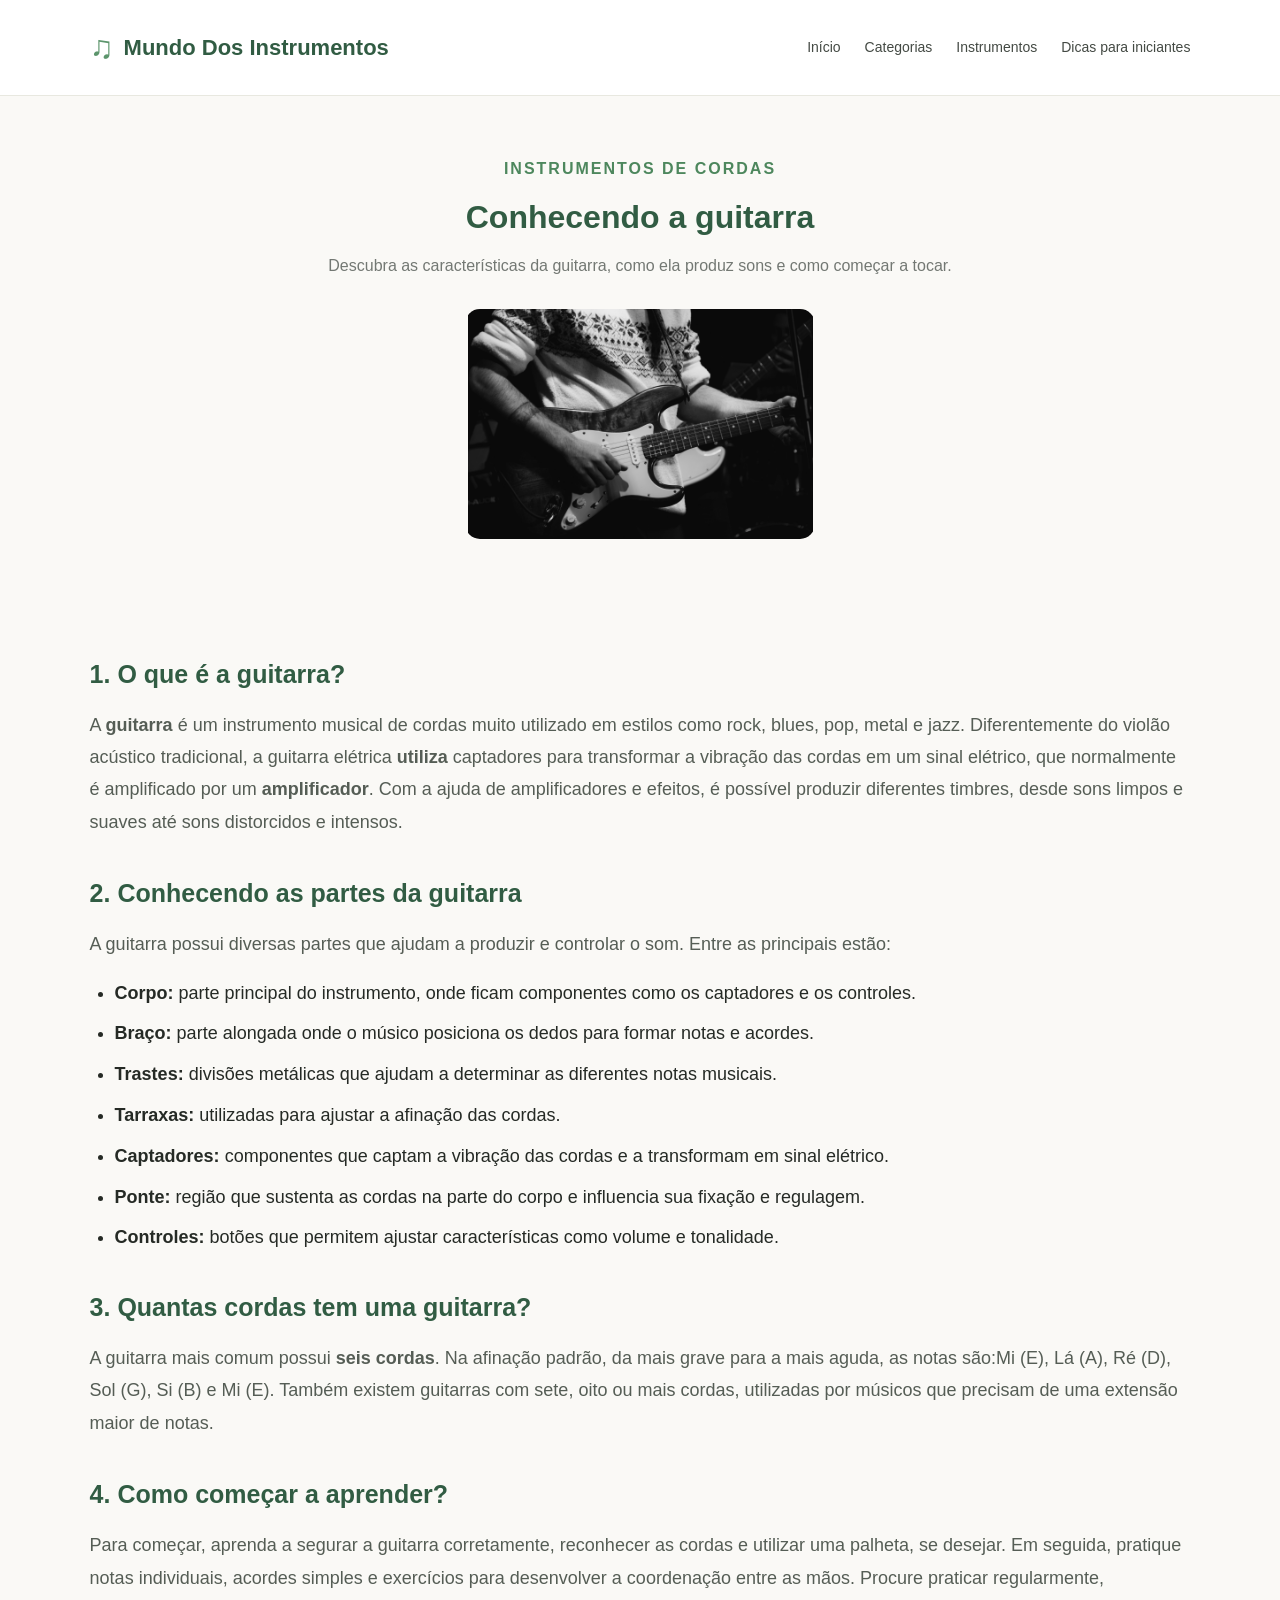
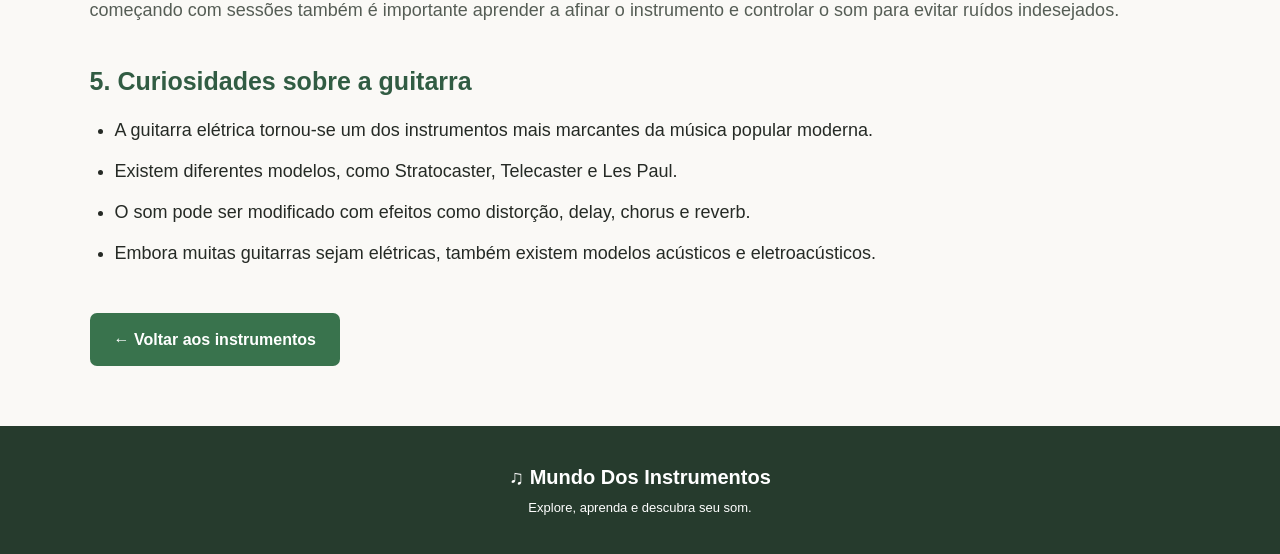
<file: guitarra.html>
<!DOCTYPE html>
<html lang="pt-BR">

<head>
    <meta charset="UTF-8">
    <meta name="viewport" content="width=device-width, initial-scale=1.0">

    <title>Aprenda sobre a Guitarra | Mundo dos Instrumentos</title>

    <link rel="stylesheet" href="css/style.css">
</head>

<body>

    <!-- Cabeçalho -->
    <header class="cabecalho">
        <div class="logo">
            <span class="icone">♫</span>
            <h1>Mundo Dos Instrumentos</h1>
        </div>

        <nav class="menu">
            <a href="index.html">Início</a>
            <a href="index.html#categorias">Categorias</a>
            <a href="index.html#instrumentos">Instrumentos</a>
            <a href="index.html#dicas">Dicas para iniciantes</a>
        </nav>
    </header>

    <main>

        <!-- Apresentação da guitarra -->
        <section class="pagina-instrumento">

            <div class="titulo-secao">
                <span>INSTRUMENTOS DE CORDAS</span>

                <h2>Conhecendo a guitarra</h2>

                <p>
                    Descubra as características da guitarra, como ela produz sons e como começar a tocar.
                </p>
            </div>

            <img
                src="imagens/guitarra02-imagem.jpg"
                alt="Guitarra elétrica"
                class="imagem-guitarra">

        </section>

        <!-- Conteúdo sobre a guitarra -->
        <section class="conteudo-guitarra">

            <h2>1. O que é a guitarra?</h2>

            <p>
                A <b>guitarra</b> é um instrumento musical de cordas muito utilizado em estilos como rock, blues, pop, metal e jazz. Diferentemente do violão acústico tradicional, a guitarra elétrica <b>utiliza</b> captadores para transformar a vibração das cordas em um sinal elétrico, que normalmente é amplificado por um <b>amplificador</b>. Com a ajuda de amplificadores e efeitos, é possível produzir diferentes timbres, desde sons limpos e suaves até sons distorcidos e intensos.
            </p>


            <h2>2. Conhecendo as partes da guitarra</h2>

            <p>
                A guitarra possui diversas partes que ajudam a produzir
                e controlar o som. Entre as principais estão:
            </p>

            <ul>
                <li>
                    <strong>Corpo:</strong>
                    parte principal do instrumento, onde ficam componentes
                    como os captadores e os controles.
                </li>

                <li>
                    <strong>Braço:</strong>
                    parte alongada onde o músico posiciona os dedos
                    para formar notas e acordes.
                </li>

                <li>
                    <strong>Trastes:</strong>
                    divisões metálicas que ajudam a determinar
                    as diferentes notas musicais.
                </li>

                <li>
                    <strong>Tarraxas:</strong>
                    utilizadas para ajustar a afinação das cordas.
                </li>

                <li>
                    <strong>Captadores:</strong>
                    componentes que captam a vibração das cordas
                    e a transformam em sinal elétrico.
                </li>

                <li>
                    <strong>Ponte:</strong>
                    região que sustenta as cordas na parte do corpo
                    e influencia sua fixação e regulagem.
                </li>

                <li>
                    <strong>Controles:</strong>
                    botões que permitem ajustar características
                    como volume e tonalidade.
                </li>
            </ul>

            <h2>3. Quantas cordas tem uma guitarra?</h2>

            <p>
                A guitarra mais comum possui <b>seis cordas</b>. Na afinação padrão, da mais grave para a mais aguda, as notas são:Mi (E), Lá (A), Ré (D), Sol (G), Si (B) e Mi (E). Também existem guitarras com sete, oito ou mais cordas, utilizadas por músicos que precisam de uma extensão maior de notas.
            </p>

            <h2>4. Como começar a aprender?</h2>

            <p>
                Para começar, aprenda a segurar a guitarra corretamente, reconhecer as cordas e utilizar uma palheta, se desejar. Em seguida, pratique notas individuais, acordes simples e exercícios para desenvolver a coordenação entre as mãos. Procure praticar regularmente, começando com sessões também é importante aprender a afinar o instrumento e controlar o som para evitar ruídos indesejados.
            </p>

            
            <h2>5. Curiosidades sobre a guitarra</h2>

            <ul>
                <li>
                    A guitarra elétrica tornou-se um dos instrumentos
                    mais marcantes da música popular moderna.
                </li>

                <li>
                    Existem diferentes modelos, como Stratocaster,
                    Telecaster e Les Paul.
                </li>

                <li>
                    O som pode ser modificado com efeitos como distorção,
                    delay, chorus e reverb.
                </li>

                <li>
                    Embora muitas guitarras sejam elétricas, também
                    existem modelos acústicos e eletroacústicos.
                </li>
            </ul>

            <!-- Botão para voltar -->
            <a href="index.html" class="botao">
                ← Voltar aos instrumentos
            </a>

        </section>

    </main>

    <!-- Rodapé -->
    <footer class="rodape">
        <p>♫ Mundo Dos Instrumentos</p>
        <p>Explore, aprenda e descubra seu som.</p>
    </footer>

</body>
</html>
</file>
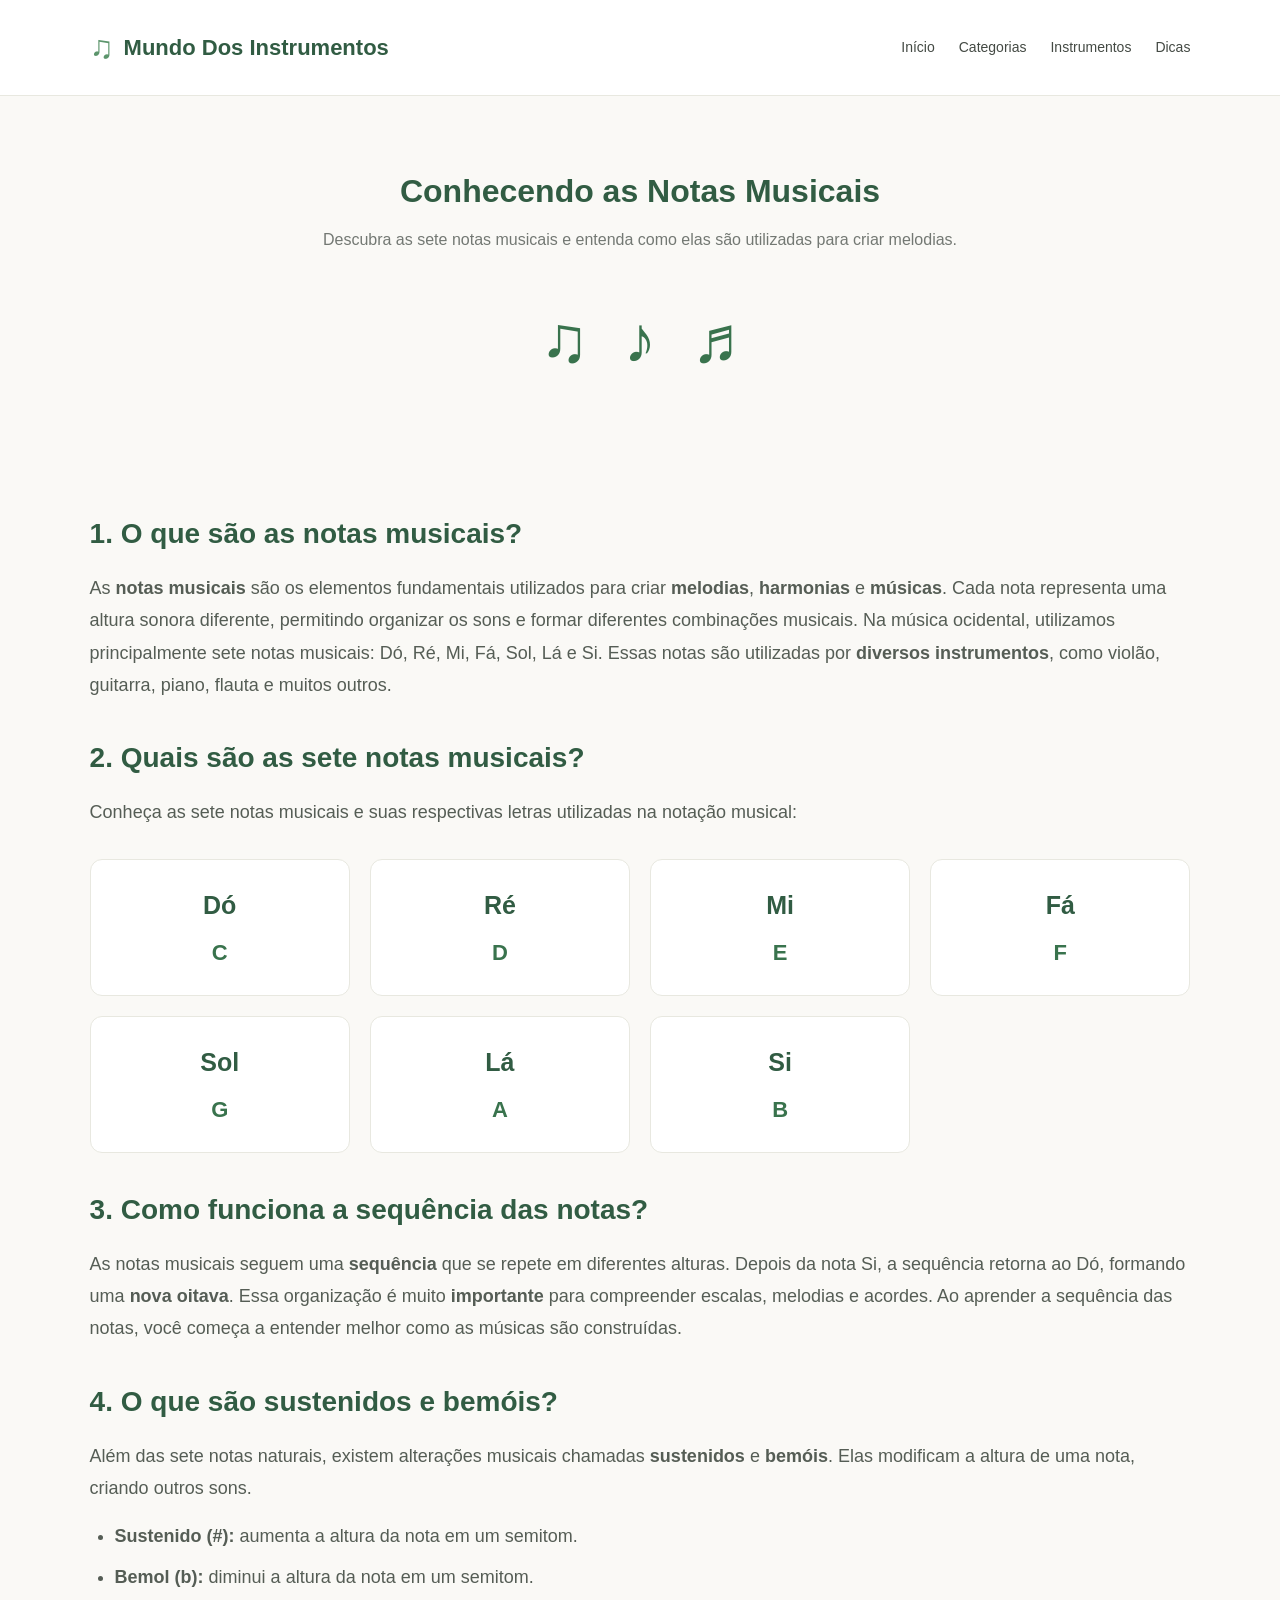
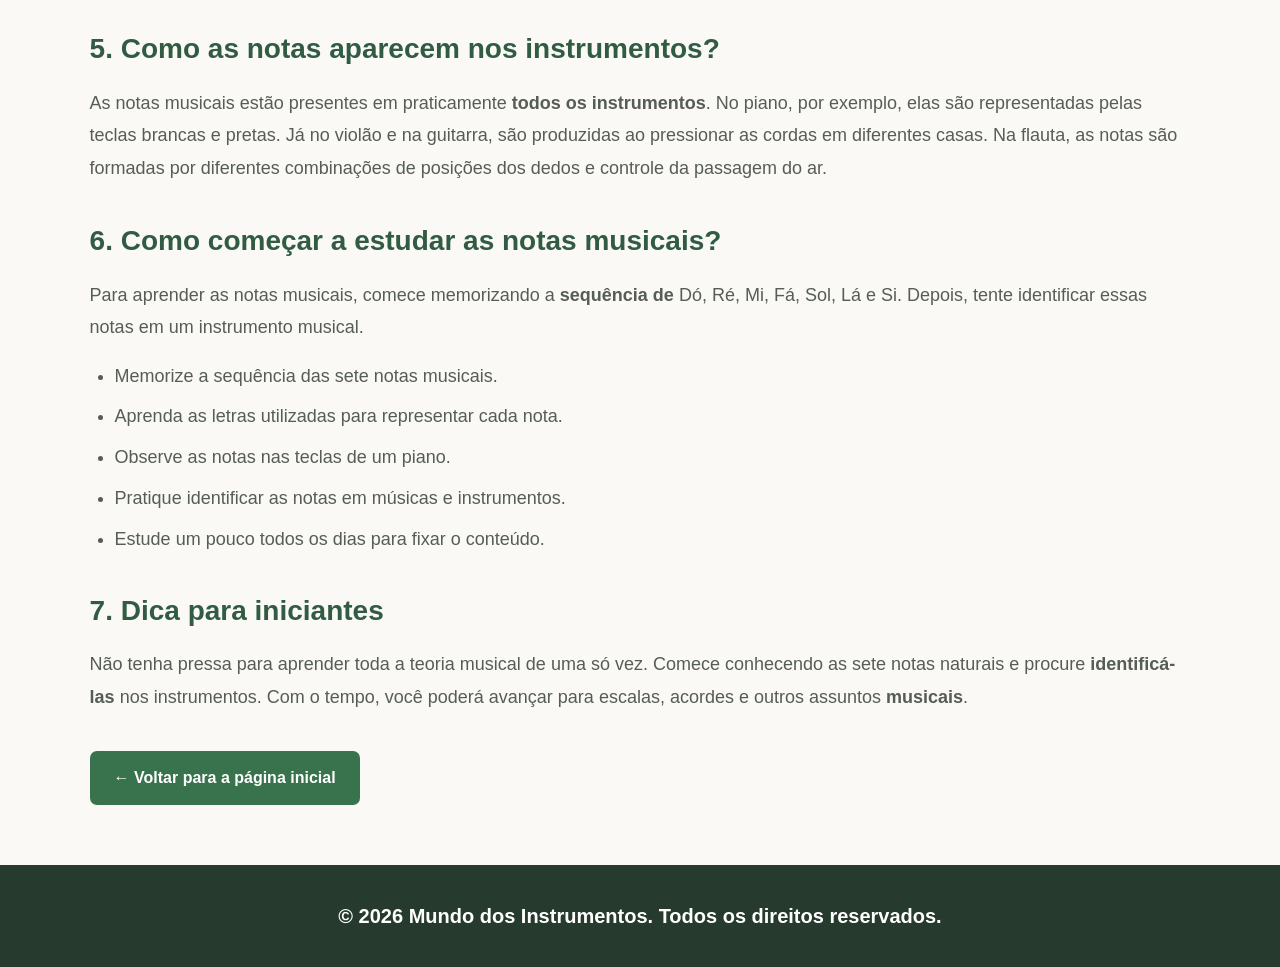
<file: notas-musicais.html>
<!DOCTYPE html>
<html lang="pt-BR">

<head>
    <meta charset="UTF-8">
    <meta name="viewport" content="width=device-width, initial-scale=1.0">

    <title>Conhecendo as Notas Musicais | Mundo Dos Instrumentos</title>

    <link rel="stylesheet" href="css/style.css">
</head>

<body>

    <!-- Cabeçalho -->
    <header class="cabecalho">

        <div class="logo">
            <span class="icone">♫</span>
            <h1>Mundo Dos Instrumentos</h1>
        </div>

        <nav class="menu">
            <a href="index.html">Início</a>
            <a href="index.html#categorias">Categorias</a>
            <a href="index.html#instrumentos">Instrumentos</a>
            <a href="index.html#dicas">Dicas</a>
        </nav>

    </header>

    <!-- Apresentação -->
    <section class="pagina-instrumento">

        <div class="titulo-secao">
            <h2>Conhecendo as Notas Musicais</h2>

            <p>
                Descubra as sete notas musicais e entenda como elas
                são utilizadas para criar melodias.
            </p>
        </div>

        <div class="notas-ilustracao">
            <span>♫</span>
            <span>♪</span>
            <span>♬</span>
        </div>

    </section>

    <!-- Conteúdo principal -->
    <main class="conteudo-notas">

        <h2>1. O que são as notas musicais?</h2>

        <p>
            As <b>notas musicais</b> são os elementos fundamentais utilizados para criar <b>melodias</b>, <b>harmonias</b> e <b>músicas</b>. Cada nota representa uma altura sonora diferente, permitindo organizar os sons e formar diferentes combinações musicais. Na música ocidental, utilizamos principalmente sete notas musicais: Dó, Ré, Mi, Fá, Sol, Lá e Si. Essas notas são utilizadas por <b>diversos instrumentos</b>, como violão, guitarra, piano, flauta e muitos outros.
        </p>

        <h2>2. Quais são as sete notas musicais?</h2>

        <p>
            Conheça as sete notas musicais e suas respectivas letras
            utilizadas na notação musical:
        </p>

        <div class="notas-grid">

            <div class="nota-card">
                <h3>Dó</h3>
                <span>C</span>
            </div>

            <div class="nota-card">
                <h3>Ré</h3>
                <span>D</span>
            </div>

            <div class="nota-card">
                <h3>Mi</h3>
                <span>E</span>
            </div>

            <div class="nota-card">
                <h3>Fá</h3>
                <span>F</span>
            </div>

            <div class="nota-card">
                <h3>Sol</h3>
                <span>G</span>
            </div>

            <div class="nota-card">
                <h3>Lá</h3>
                <span>A</span>
            </div>

            <div class="nota-card">
                <h3>Si</h3>
                <span>B</span>
            </div>

        </div>

        <h2>3. Como funciona a sequência das notas?</h2>

        <p>
            As notas musicais seguem uma <b>sequência</b> que se repete em diferentes alturas. Depois da nota Si, a sequência retorna ao Dó, formando uma <b>nova oitava</b>. Essa organização é muito <b>importante</b> para compreender escalas, melodias e acordes. Ao aprender a sequência das notas, você começa a entender melhor como as músicas são construídas.
        </p>


        <h2>4. O que são sustenidos e bemóis?</h2>

        <p>
            Além das sete notas naturais, existem alterações musicais
            chamadas <b>sustenidos</b> e <b>bemóis</b>. Elas modificam a altura de
            uma nota, criando outros sons.
        </p>

        <ul>
            <li>
                <strong>Sustenido (#):</strong> aumenta a altura da nota
                em um semitom.
            </li>

            <li>
                <strong>Bemol (b):</strong> diminui a altura da nota
                em um semitom.
            </li>
        </ul>

        <h2>5. Como as notas aparecem nos instrumentos?</h2>

        <p>
            As notas musicais estão presentes em praticamente <b>todos os instrumentos</b>. No piano, por exemplo, elas são representadas pelas teclas brancas e pretas. Já no violão e na guitarra, são produzidas ao pressionar as cordas em diferentes casas. Na flauta, as notas são formadas por diferentes combinações de posições dos dedos e controle da passagem do ar.
        </p>


        <h2>6. Como começar a estudar as notas musicais?</h2>

        <p>
            Para aprender as notas musicais, comece memorizando a <b>sequência  de</b> Dó, Ré, Mi, Fá, Sol, Lá e Si. Depois, tente identificar essas notas em um instrumento musical.
        </p>

        <ul>
            <li>Memorize a sequência das sete notas musicais.</li>
            <li>Aprenda as letras utilizadas para representar cada nota.</li>
            <li>Observe as notas nas teclas de um piano.</li>
            <li>Pratique identificar as notas em músicas e instrumentos.</li>
            <li>Estude um pouco todos os dias para fixar o conteúdo.</li>
        </ul>

        <h2>7. Dica para iniciantes</h2>

        <p>
            Não tenha pressa para aprender toda a teoria musical de uma só vez. Comece conhecendo as sete notas naturais e procure  <b>identificá-las</b> nos instrumentos. Com o tempo, você poderá avançar para escalas, acordes e outros assuntos <b>musicais</b>.
        </p>

        <!-- Botão para voltar -->
        <a href="index.html" class="botao">
             ← Voltar para a página inicial
        </a>

    </main>

    <!-- Rodapé -->
    <footer class="rodape">
        <p>
            &copy; 2026 Mundo dos Instrumentos.
            Todos os direitos reservados.
        </p>
    </footer>

</body>

</html>
</file>
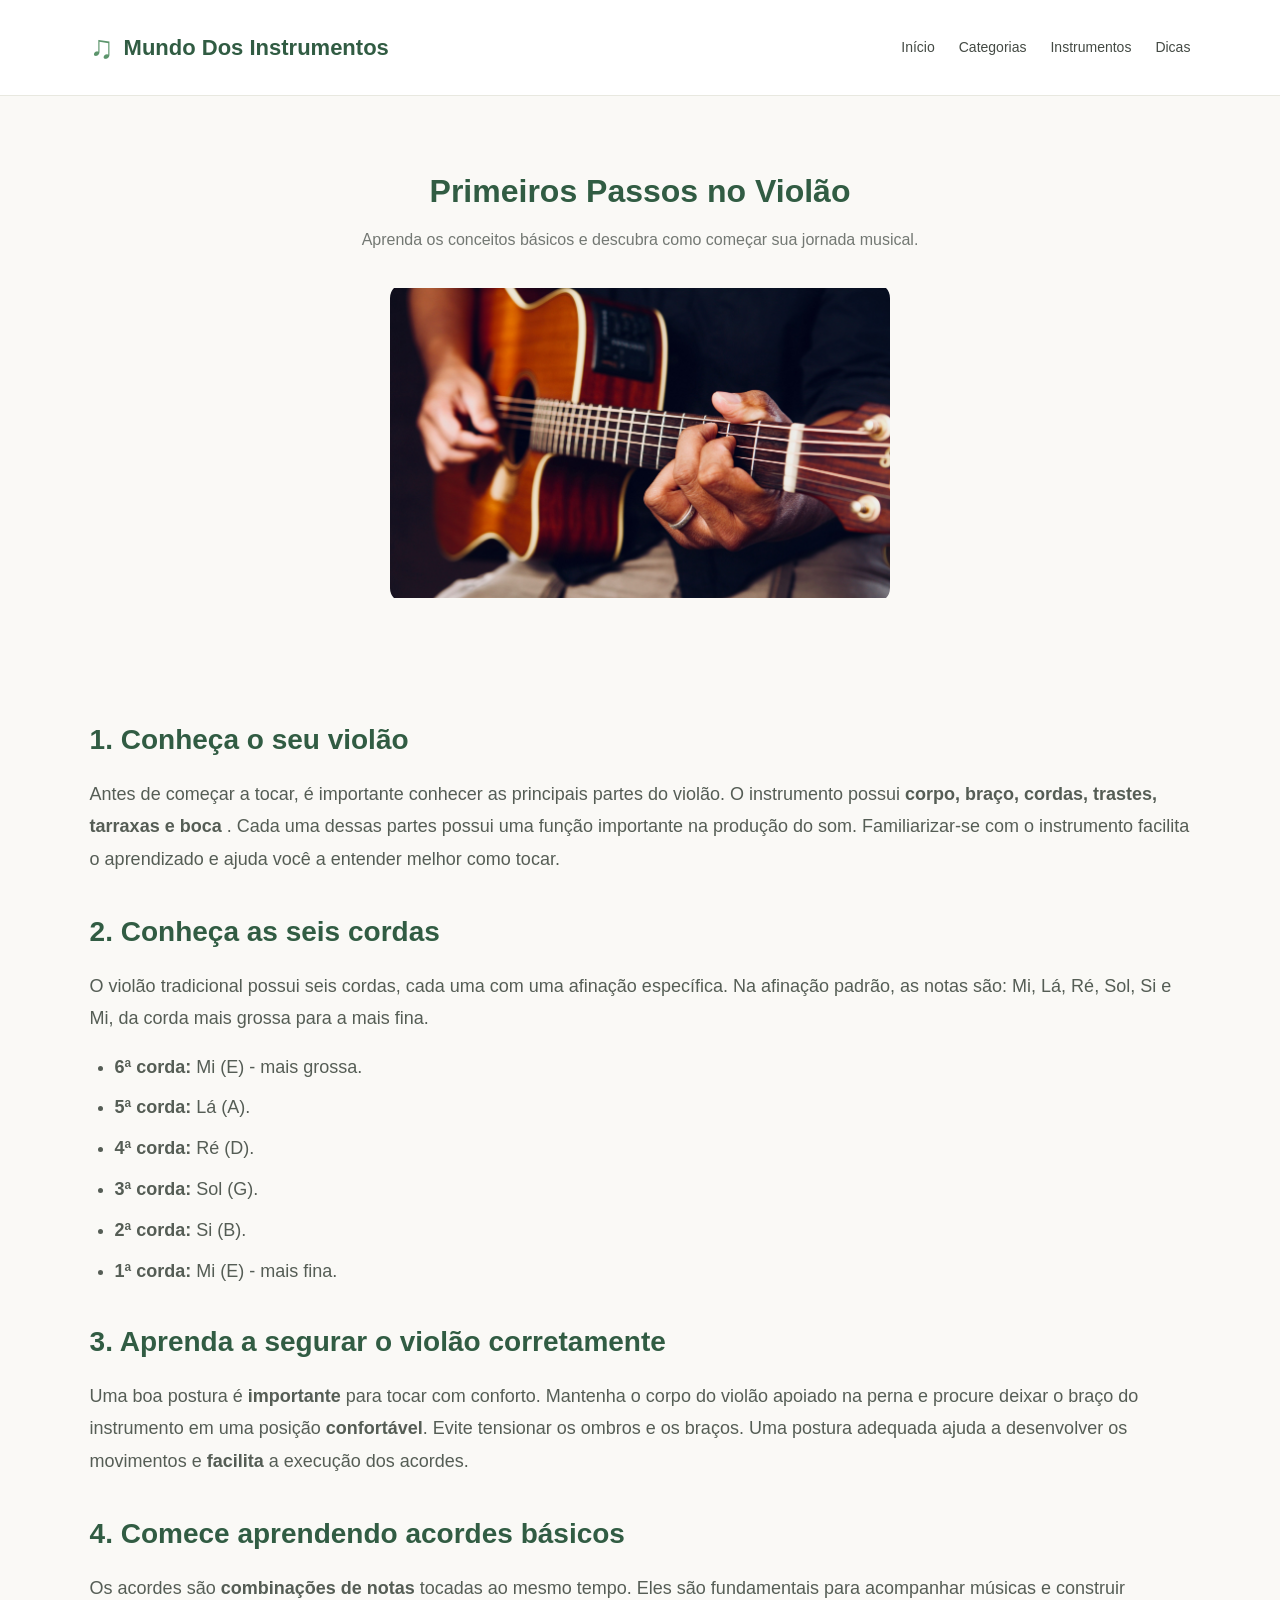
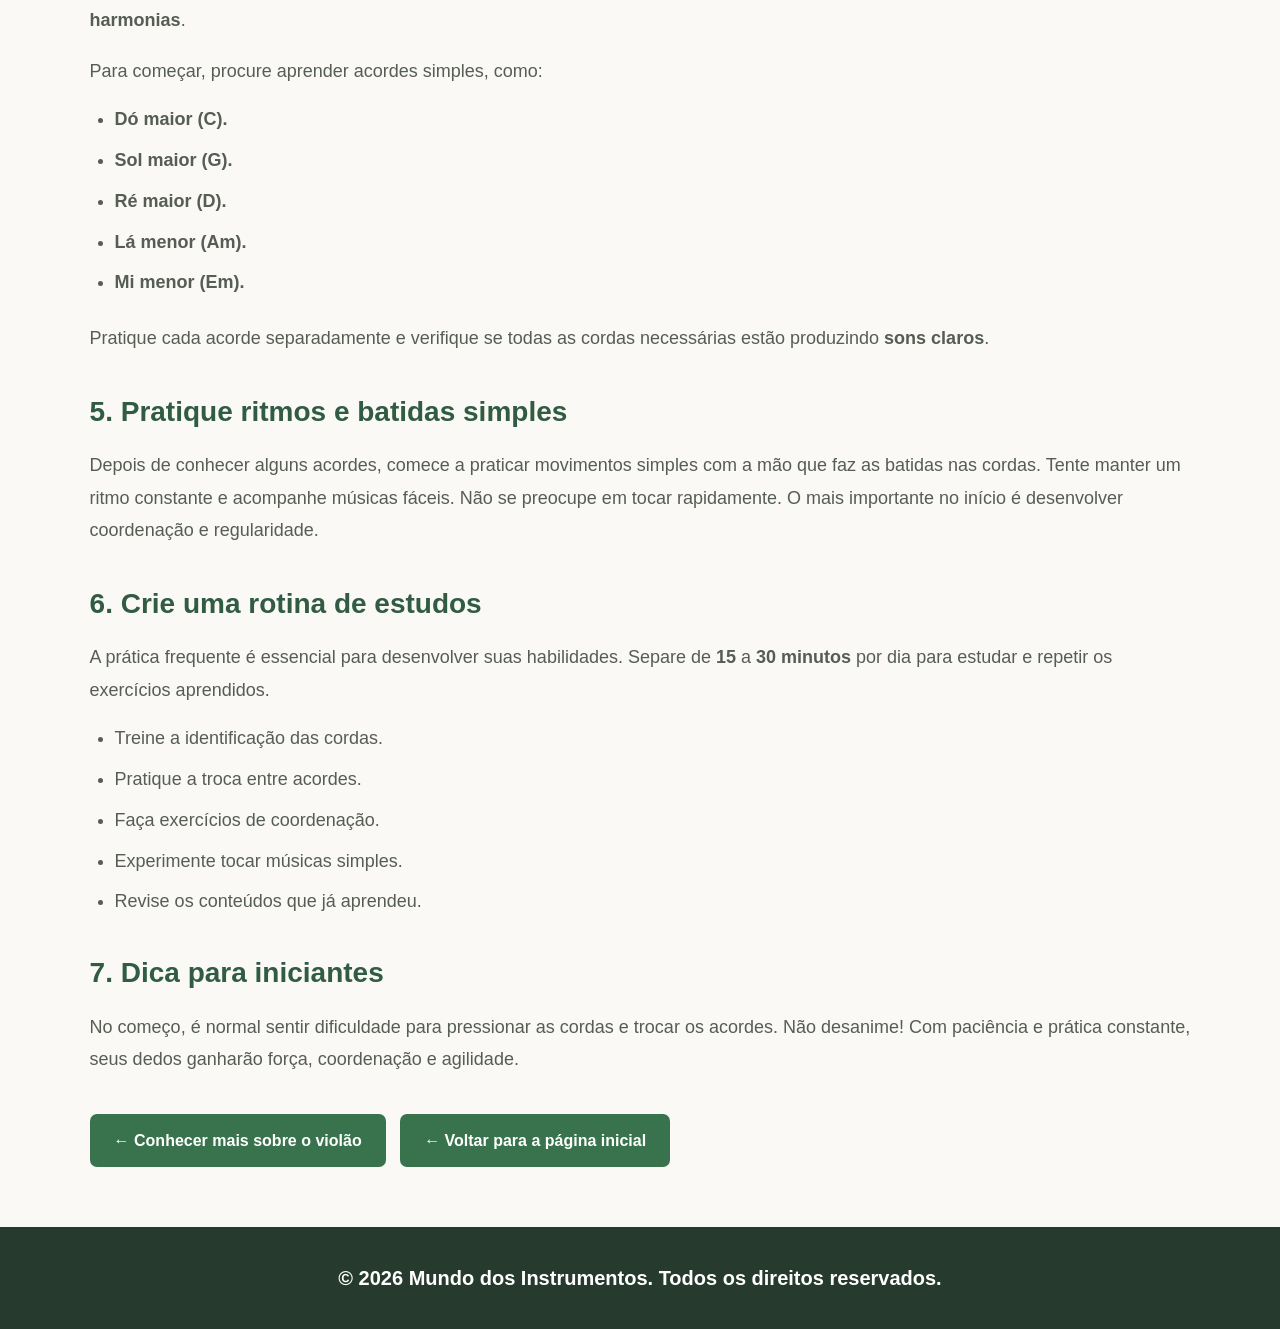
<file: pagina-passos.html>
<!DOCTYPE html>
<html lang="pt-BR">

<head>
    <meta charset="UTF-8">
    <meta name="viewport" content="width=device-width, initial-scale=1.0">

    <title>Primeiros Passos no Violão | Mundo Dos Instrumentos</title>

    <link rel="stylesheet" href="css/style.css">
</head>

<body>

    <!-- Cabeçalho -->
    <header class="cabecalho">

        <div class="logo">
            <span class="icone">♫</span>
            <h1>Mundo Dos Instrumentos</h1>
        </div>

        <nav class="menu">
            <a href="index.html">Início</a>
            <a href="index.html#categorias">Categorias</a>
            <a href="index.html#instrumentos">Instrumentos</a>
            <a href="index.html#dicas">Dicas</a>
        </nav>

    </header>

    <!-- Apresentação -->
    <section class="pagina-instrumento">

        <div class="titulo-secao">
            <h2>Primeiros Passos no Violão</h2>

            <p>
                Aprenda os conceitos básicos e descubra como começar
                sua jornada musical.
            </p>
        </div>

        <img
            src="imagens/violao-imagen.jpg"
            alt="Violão acústico"
            class="imagem-primeiros-violao"
        >

    </section>

    <!-- Conteúdo principal -->
    <main class="conteudo-primeiros-violao">

        <h2>1. Conheça o seu violão</h2>

        <p>
            Antes de começar a tocar, é importante conhecer as principais partes do violão. O instrumento possui <b>corpo, braço, cordas, trastes, tarraxas e boca </b>. Cada uma dessas partes possui uma função importante na produção do som. Familiarizar-se com o instrumento facilita o aprendizado  e ajuda você a entender melhor como tocar.
        </p>


        <h2>2. Conheça as seis cordas</h2>

        <p>
            O violão tradicional possui seis cordas, cada uma com uma
            afinação específica. Na afinação padrão, as notas são:
            Mi, Lá, Ré, Sol, Si e Mi, da corda mais grossa para a mais fina.
        </p>

        <ul>
            <li><strong>6ª corda:</strong> Mi (E) - mais grossa.</li>
            <li><strong>5ª corda:</strong> Lá (A).</li>
            <li><strong>4ª corda:</strong> Ré (D).</li>
            <li><strong>3ª corda:</strong> Sol (G).</li>
            <li><strong>2ª corda:</strong> Si (B).</li>
            <li><strong>1ª corda:</strong> Mi (E) - mais fina.</li>
        </ul>

        <h2>3. Aprenda a segurar o violão corretamente</h2>

        <p>
            Uma boa postura é <b>importante</b> para tocar com conforto. Mantenha o corpo do violão apoiado na perna e procure deixar o braço do instrumento em uma posição <b>confortável</b>. Evite tensionar os ombros e os braços. Uma postura adequada ajuda a desenvolver os movimentos e <b>facilita</b> a execução dos acordes.
        </p>



        <h2>4. Comece aprendendo acordes básicos</h2>

        <p>
            Os acordes são <b>combinações de notas</b> tocadas ao mesmo tempo.
            Eles são fundamentais para acompanhar músicas e construir
            <b>harmonias</b>.
        </p>

        <p>
            Para começar, procure aprender acordes simples, como:
        </p>

        <ul>
            <li><strong>Dó maior (C).</strong></li>
            <li><strong>Sol maior (G).</strong></li>
            <li><strong>Ré maior (D).</strong></li>
            <li><strong>Lá menor (Am).</strong></li>
            <li><strong>Mi menor (Em).</strong></li>
        </ul>

        <p>
            Pratique cada acorde separadamente e verifique se todas
            as cordas necessárias estão produzindo <b>sons claros</b>.
        </p>

        <h2>5. Pratique ritmos e batidas simples</h2>

        <p>
            Depois de conhecer alguns acordes, comece a praticar movimentos simples com a mão que faz as batidas nas cordas. Tente manter um ritmo constante e acompanhe músicas fáceis. Não se preocupe em tocar rapidamente. O mais importante no início é desenvolver coordenação e regularidade.
        </p>

        

        <h2>6. Crie uma rotina de estudos</h2>

        <p>
            A prática frequente é essencial para desenvolver suas
            habilidades. Separe de <b>15</b> a <b>30</b> <b>minutos</b> por dia para
            estudar e repetir os exercícios aprendidos.
        </p>

        <ul>
            <li>Treine a identificação das cordas.</li>
            <li>Pratique a troca entre acordes.</li>
            <li>Faça exercícios de coordenação.</li>
            <li>Experimente tocar músicas simples.</li>
            <li>Revise os conteúdos que já aprendeu.</li>
        </ul>

        <h2>7. Dica para iniciantes</h2>

        <p>
            No começo, é normal sentir dificuldade para pressionar
            as cordas e trocar os acordes. Não desanime! Com paciência
            e prática constante, seus dedos ganharão força, coordenação
            e agilidade.
        </p>

        <a href="violao.html" class="botao">
            ← Conhecer mais sobre o violão
        </a>

        <a href="index.html" class="botao">
            ← Voltar para a página inicial
        </a>

    </main>

    <!-- Rodapé -->
    <footer class="rodape">
        <p>
            &copy; 2026 Mundo dos Instrumentos.
            Todos os direitos reservados.
        </p>
    </footer>

</body>

</html>
</file>
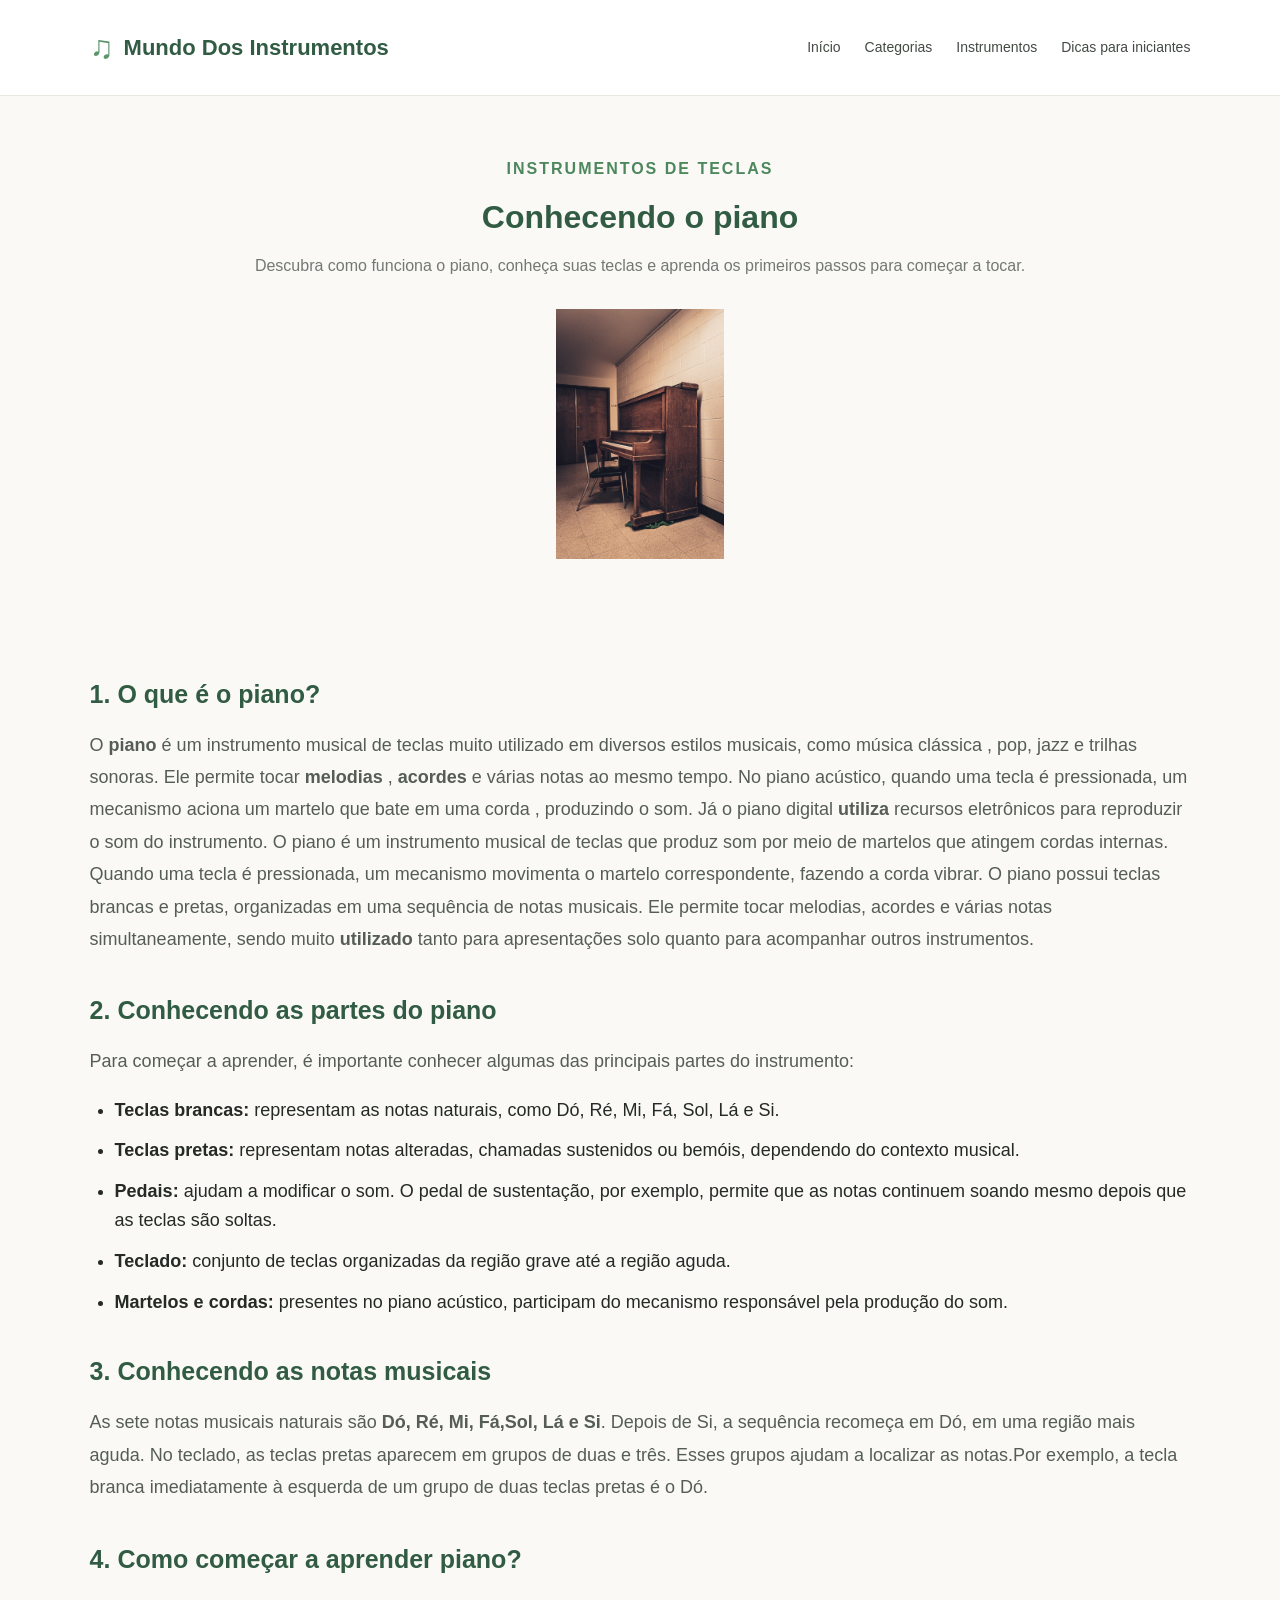
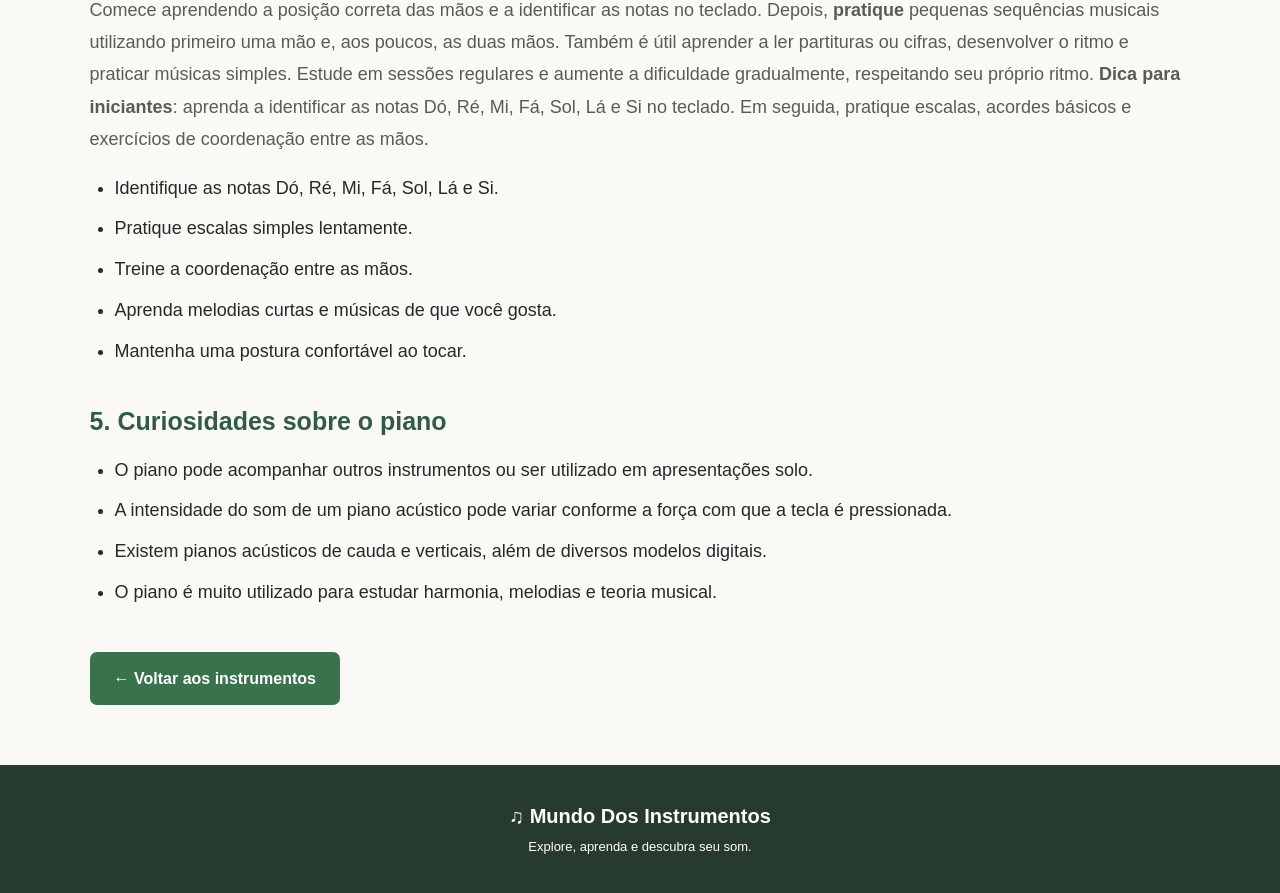
<file: piano.html>
<!DOCTYPE html>
<html lang="pt-BR">

<head>
    <meta charset="UTF-8">
    <meta name="viewport" content="width=device-width, initial-scale=1.0">

    <title>Aprenda sobre o Piano | Mundo dos Instrumentos</title>

    <link rel="stylesheet" href="css/style.css">
</head>

<body>

    <!-- Cabeçalho -->
    <header class="cabecalho">
        <div class="logo">
            <span class="icone">♫</span>
            <h1>Mundo Dos Instrumentos</h1>
        </div>

        <nav class="menu">
            <a href="index.html">Início</a>
            <a href="index.html#categorias">Categorias</a>
            <a href="index.html#instrumentos">Instrumentos</a>
            <a href="index.html#dicas">Dicas para iniciantes</a>
        </nav>
    </header>

    <main>

        <!-- Apresentação do piano -->
        <section class="pagina-instrumento">

            <div class="titulo-secao">
                <span>INSTRUMENTOS DE TECLAS</span>

                <h2>Conhecendo o piano</h2>

                <p>
                    Descubra como funciona o piano, conheça suas teclas
                    e aprenda os primeiros passos para começar a tocar.
                </p>
            </div>

            <img
                src="imagens/piano02-imagen.jpg"
                alt="Piano com teclas brancas e pretas"
                class="imagem-piano">

        </section>

        <!-- Conteúdo sobre o piano -->
        <section class="conteudo-piano">

            <h2>1. O que é o piano?</h2>

            <p>
                O <b>piano</b> é um instrumento musical de teclas muito utilizado em diversos estilos musicais, como música clássica , pop, jazz e trilhas sonoras. Ele permite tocar <b>melodias</b> , <b>acordes </b>  e várias notas ao mesmo tempo. No piano acústico, quando uma tecla é pressionada, um mecanismo aciona um martelo que bate em uma corda , produzindo o som. Já o piano digital <b>utiliza</b> recursos eletrônicos para reproduzir o som do instrumento. O piano é um instrumento musical de teclas que produz som por meio de martelos que atingem cordas internas. Quando uma tecla é pressionada, um mecanismo movimenta o martelo correspondente, fazendo a corda vibrar. O piano possui teclas brancas e pretas, organizadas em uma sequência de notas musicais. Ele permite tocar melodias, acordes e várias notas simultaneamente, sendo muito <b>utilizado</b> tanto para apresentações solo quanto para acompanhar outros instrumentos.
            </p>


            <h2>2. Conhecendo as partes do piano</h2>

            <p>
                Para começar a aprender, é importante conhecer algumas
                das principais partes do instrumento:
            </p>

            <ul>
                <li>
                    <strong>Teclas brancas:</strong>
                    representam as notas naturais, como Dó, Ré, Mi, Fá,
                    Sol, Lá e Si.
                </li>

                <li>
                    <strong>Teclas pretas:</strong>
                    representam notas alteradas, chamadas sustenidos
                    ou bemóis, dependendo do contexto musical.
                </li>

                <li>
                    <strong>Pedais:</strong>
                    ajudam a modificar o som. O pedal de sustentação,
                    por exemplo, permite que as notas continuem soando
                    mesmo depois que as teclas são soltas.
                </li>

                <li>
                    <strong>Teclado:</strong>
                    conjunto de teclas organizadas da região grave
                    até a região aguda.
                </li>

                <li>
                    <strong>Martelos e cordas:</strong>
                    presentes no piano acústico, participam do mecanismo
                    responsável pela produção do som.
                </li>
            </ul>

            <h2>3. Conhecendo as notas musicais</h2>

            <p>
                As sete notas musicais naturais são <b>Dó, Ré, Mi, Fá,Sol, Lá e Si</b>. Depois de Si, a sequência recomeça em Dó, em uma região mais aguda. No teclado, as teclas pretas aparecem em grupos de duas e três. Esses grupos ajudam a localizar as notas.Por exemplo, a tecla branca imediatamente à esquerda de um grupo de duas teclas pretas é o Dó.
            </p>


            <h2>4. Como começar a aprender piano?</h2>

            <p>
                Comece aprendendo a posição correta das mãos e a identificar as notas no teclado. Depois, <b>pratique</b> pequenas sequências musicais utilizando primeiro uma mão e, aos poucos, as duas mãos. Também é útil aprender a ler partituras ou cifras, desenvolver o ritmo e praticar músicas simples. Estude em sessões regulares e aumente a dificuldade gradualmente, respeitando seu próprio ritmo. <b>Dica para iniciantes</b>: aprenda a identificar as notas Dó, Ré, Mi, Fá, Sol, Lá e Si no teclado. Em seguida, pratique escalas, acordes básicos e exercícios de coordenação entre as mãos.
            </p>

           
            <ul>
                <li>Identifique as notas Dó, Ré, Mi, Fá, Sol, Lá e Si.</li>
                <li>Pratique escalas simples lentamente.</li>
                <li>Treine a coordenação entre as mãos.</li>
                <li>Aprenda melodias curtas e músicas de que você gosta.</li>
                <li>Mantenha uma postura confortável ao tocar.</li>
            </ul>

            <h2>5. Curiosidades sobre o piano</h2>

            <ul>
                <li>
                    O piano pode acompanhar outros instrumentos ou
                    ser utilizado em apresentações solo.
                </li>

                <li>
                    A intensidade do som de um piano acústico pode
                    variar conforme a força com que a tecla é pressionada.
                </li>

                <li>
                    Existem pianos acústicos de cauda e verticais,
                    além de diversos modelos digitais.
                </li>

                <li>
                    O piano é muito utilizado para estudar harmonia,
                    melodias e teoria musical.
                </li>
            </ul>

            <!-- Botão para voltar -->
            <a href="index.html" class="botao">
                ← Voltar aos instrumentos
            </a>

        </section>

    </main>

    <!-- Rodapé -->
    <footer class="rodape">
        <p>♫ Mundo Dos Instrumentos</p>
        <p>Explore, aprenda e descubra seu som.</p>
    </footer>

</body>
</html>
</file>
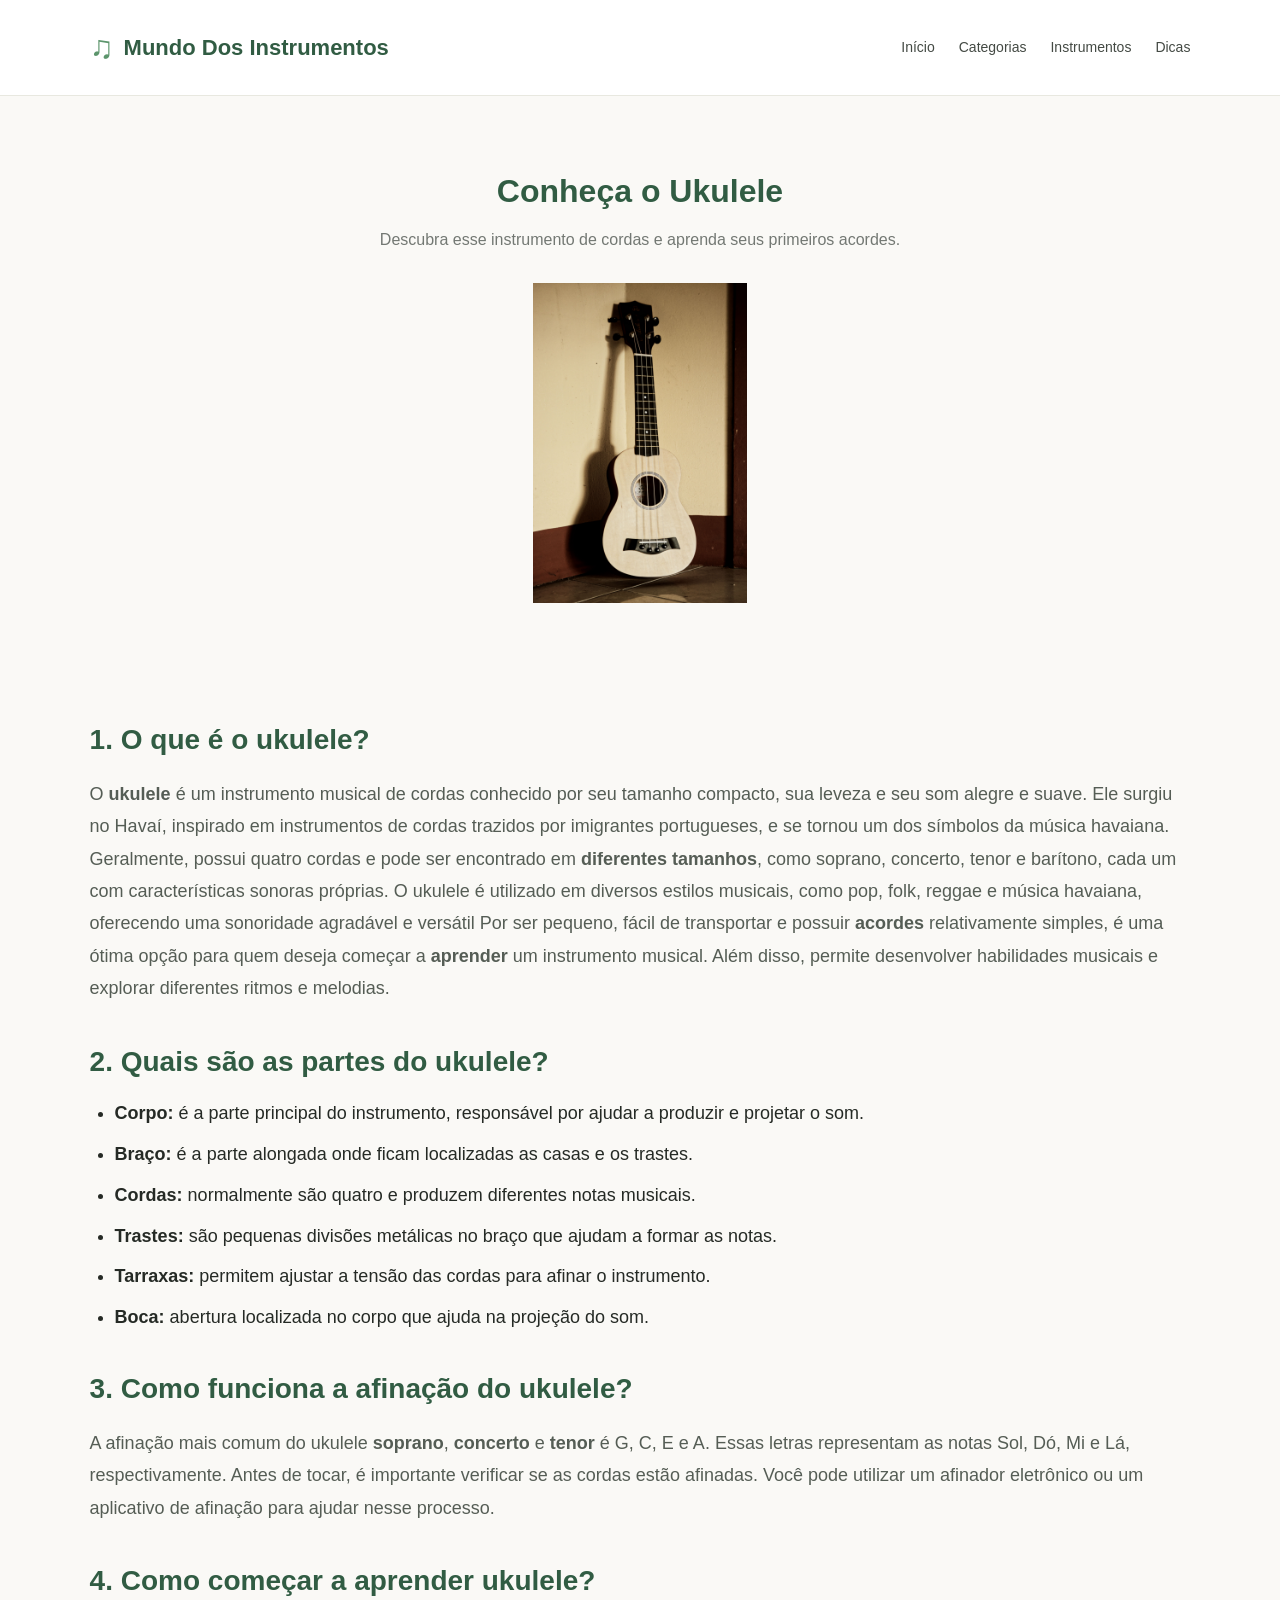
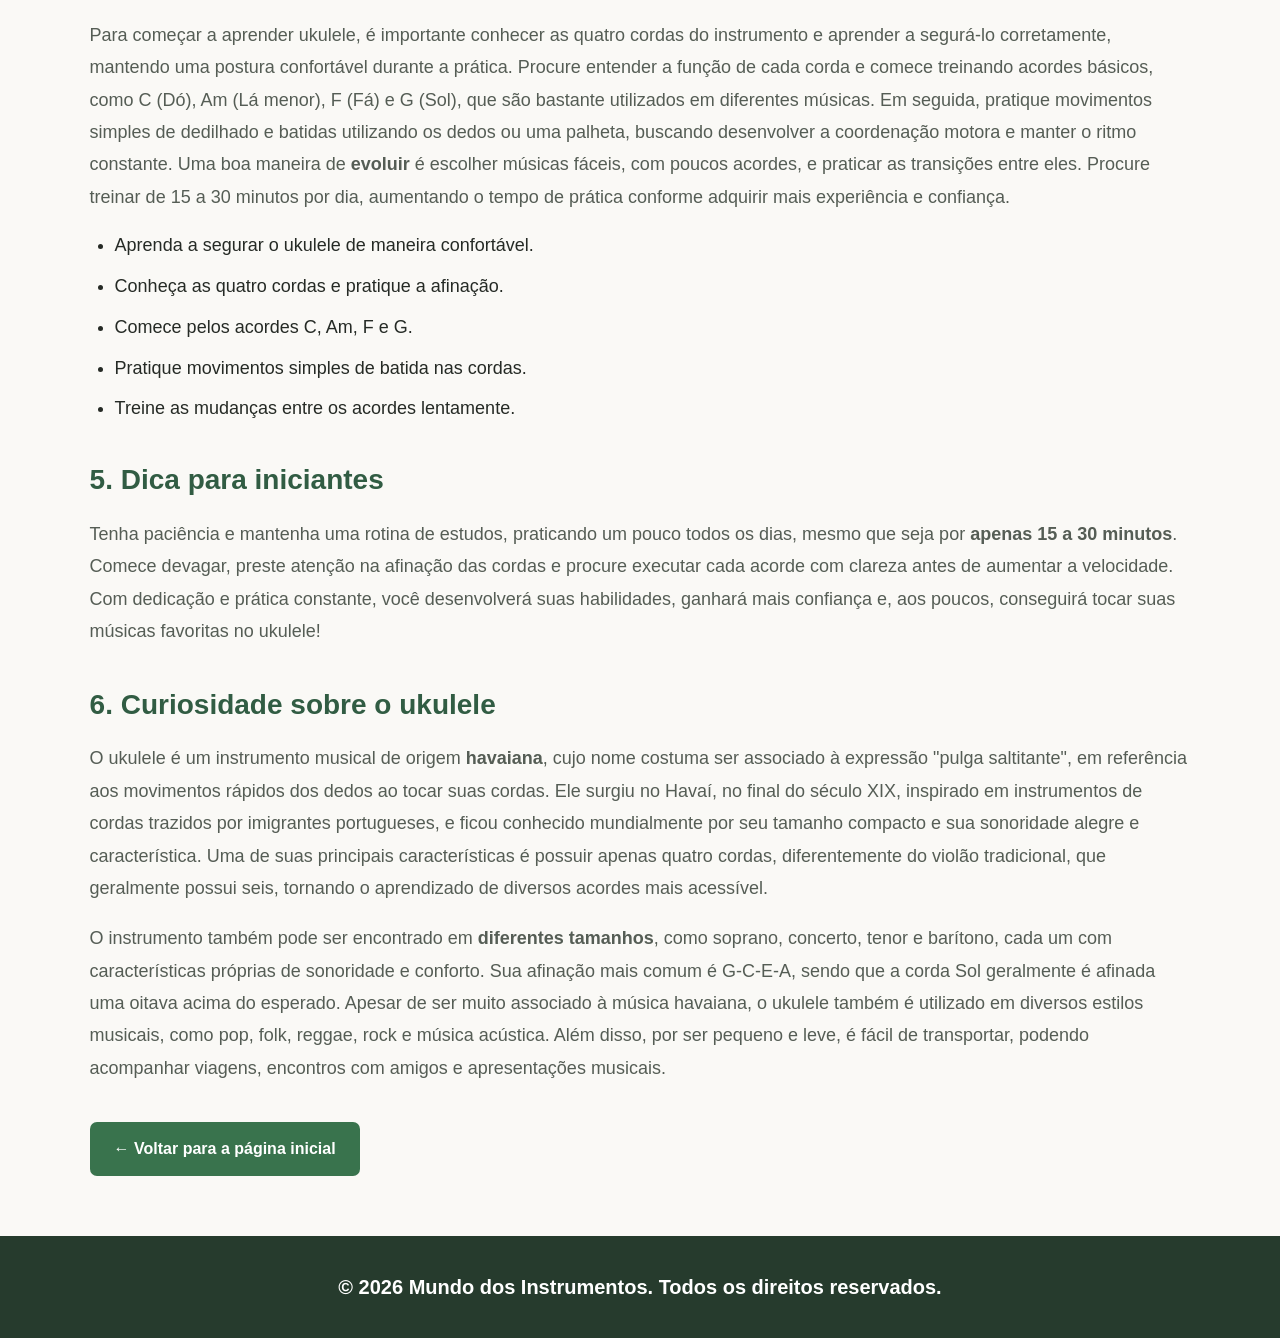
<file: ukulele.html>
<!DOCTYPE html>
<html lang="pt-BR">
<head>
    <meta charset="UTF-8">
    <meta name="viewport" content="width=device-width, initial-scale=1.0">

    <title>Aprenda sobre o Ukulele | Mundo Dos Instrumentos</title>

    <link rel="stylesheet" href="css/style.css">
</head>

<body>

    <!-- Cabeçalho -->
    <header class="cabecalho">
        <div class="logo">
            <span class="icone">♫</span>
            <h1>Mundo Dos Instrumentos</h1>
        </div>

        <nav class="menu">
            <a href="index.html">Início</a>
            <a href="index.html#categorias">Categorias</a>
            <a href="index.html#instrumentos">Instrumentos</a>
            <a href="index.html#dicas">Dicas</a>
        </nav>
    </header>

    <!-- Apresentação do ukulele -->
    <section class="pagina-instrumento">

        <div class="titulo-secao">
            <h2>Conheça o Ukulele</h2>
            <p>
                Descubra esse instrumento de cordas e aprenda seus primeiros acordes.
            </p>
        </div>

        <img
            src="imagens/ukulele02-imagen.jpg"
            alt="Ukulele de madeira"
            class="imagem-ukulele"
        >

    </section>

    <!-- Conteúdo principal -->
    <main class="conteudo-ukulele">

        <h2>1. O que é o ukulele?</h2>

        <p>
           O <b>ukulele</b> é um instrumento musical de cordas conhecido por seu tamanho compacto, sua leveza e seu som alegre e suave. Ele surgiu no Havaí, inspirado em instrumentos de cordas trazidos por imigrantes portugueses, e se tornou um dos símbolos da música havaiana. Geralmente, possui quatro cordas e pode ser encontrado em <b>diferentes tamanhos</b>, como soprano, concerto, tenor e barítono, cada um com características sonoras próprias. O ukulele é utilizado em diversos estilos musicais, como pop, folk, reggae e música havaiana, oferecendo uma sonoridade agradável e versátil Por ser pequeno, fácil de transportar e possuir <b>acordes</b> relativamente simples, é uma ótima opção para quem deseja começar a <b>aprender</b> um instrumento musical. Além disso, permite desenvolver habilidades musicais e explorar diferentes ritmos e melodias.
        </p>

    
        <h2>2. Quais são as partes do ukulele?</h2>

        <ul>
            <li>
                <strong>Corpo:</strong> é a parte principal do instrumento,
                responsável por ajudar a produzir e projetar o som.
            </li>

            <li>
                <strong>Braço:</strong> é a parte alongada onde ficam
                localizadas as casas e os trastes.
            </li>

            <li>
                <strong>Cordas:</strong> normalmente são quatro e produzem
                diferentes notas musicais.
            </li>

            <li>
                <strong>Trastes:</strong> são pequenas divisões metálicas
                no braço que ajudam a formar as notas.
            </li>

            <li>
                <strong>Tarraxas:</strong> permitem ajustar a tensão das
                cordas para afinar o instrumento.
            </li>

            <li>
                <strong>Boca:</strong> abertura localizada no corpo que
                ajuda na projeção do som.
            </li>
        </ul>

        <h2>3. Como funciona a afinação do ukulele?</h2>

        <p>
            A afinação mais comum do ukulele <b>soprano</b>, <b>concerto</b> e <b>tenor</b> é G, C, E e A. Essas letras representam as notas Sol, Dó, Mi e Lá, respectivamente. Antes de tocar, é importante verificar se as cordas estão afinadas. Você pode utilizar um afinador eletrônico ou um aplicativo de afinação para ajudar nesse processo.
        </p>

        

        <h2>4. Como começar a aprender ukulele?</h2>

        <p>
            Para começar a aprender ukulele, é importante conhecer as quatro cordas do instrumento e aprender a segurá-lo corretamente, mantendo uma postura confortável durante a prática. Procure entender a função de cada corda e comece treinando acordes básicos, como C (Dó), Am (Lá menor), F (Fá) e G (Sol), que são bastante utilizados em diferentes músicas. Em seguida, pratique movimentos simples de dedilhado e batidas utilizando os dedos ou uma palheta, buscando desenvolver a coordenação motora e manter o ritmo constante. Uma boa maneira de <b>evoluir</b> é escolher músicas fáceis, com poucos acordes, e praticar as transições entre eles. Procure treinar de 15 a 30 minutos por dia, aumentando o tempo de prática conforme adquirir mais experiência e confiança.
            
        </p>

        <ul>
            <li>Aprenda a segurar o ukulele de maneira confortável.</li>
            <li>Conheça as quatro cordas e pratique a afinação.</li>
            <li>Comece pelos acordes C, Am, F e G.</li>
            <li>Pratique movimentos simples de batida nas cordas.</li>
            <li>Treine as mudanças entre os acordes lentamente.</li>
        </ul>

        <h2>5. Dica para iniciantes</h2>

        <p>
            Tenha paciência e mantenha uma rotina de estudos, praticando um pouco todos os dias, mesmo que seja por <b>apenas 15 a 30 minutos</b>. Comece devagar, preste atenção na afinação das cordas e procure executar cada acorde com clareza antes de aumentar a velocidade. Com dedicação e prática constante, você desenvolverá suas habilidades, ganhará mais confiança e, aos poucos, conseguirá tocar suas músicas favoritas no ukulele!
        </p>

        <h2>6. Curiosidade sobre o ukulele</h2>

        <p>
           O ukulele é um instrumento musical de origem <b>havaiana</b>, cujo nome costuma ser associado à expressão "pulga saltitante", em referência aos movimentos rápidos dos dedos ao tocar suas cordas. Ele surgiu no Havaí, no final do século XIX, inspirado em instrumentos de cordas trazidos por imigrantes portugueses, e ficou conhecido mundialmente por seu tamanho compacto e sua sonoridade alegre e característica. Uma de suas principais características é possuir apenas quatro cordas, diferentemente do violão tradicional, que geralmente possui seis, tornando o aprendizado de diversos acordes mais acessível. 
        </p>

        <p>
            O instrumento também pode ser encontrado em <b>diferentes tamanhos</b>, como soprano, concerto, tenor e barítono, cada um com características próprias de sonoridade e conforto. Sua afinação mais comum é G-C-E-A, sendo que a corda Sol geralmente é afinada uma oitava acima do esperado. Apesar de ser muito associado à música havaiana, o ukulele também é utilizado em diversos estilos musicais, como pop, folk, reggae, rock e música acústica. Além disso, por ser pequeno e leve, é fácil de transportar, podendo acompanhar viagens, encontros com amigos e apresentações musicais.
        </p>

        <a href="index.html" class="botao">
            ← Voltar para a página inicial
        </a>

    </main>

    <!-- Rodapé -->
    <footer class="rodape">
        <p>&copy; 2026 Mundo dos Instrumentos. Todos os direitos reservados.</p>
    </footer>

</body>
</html>
</file>
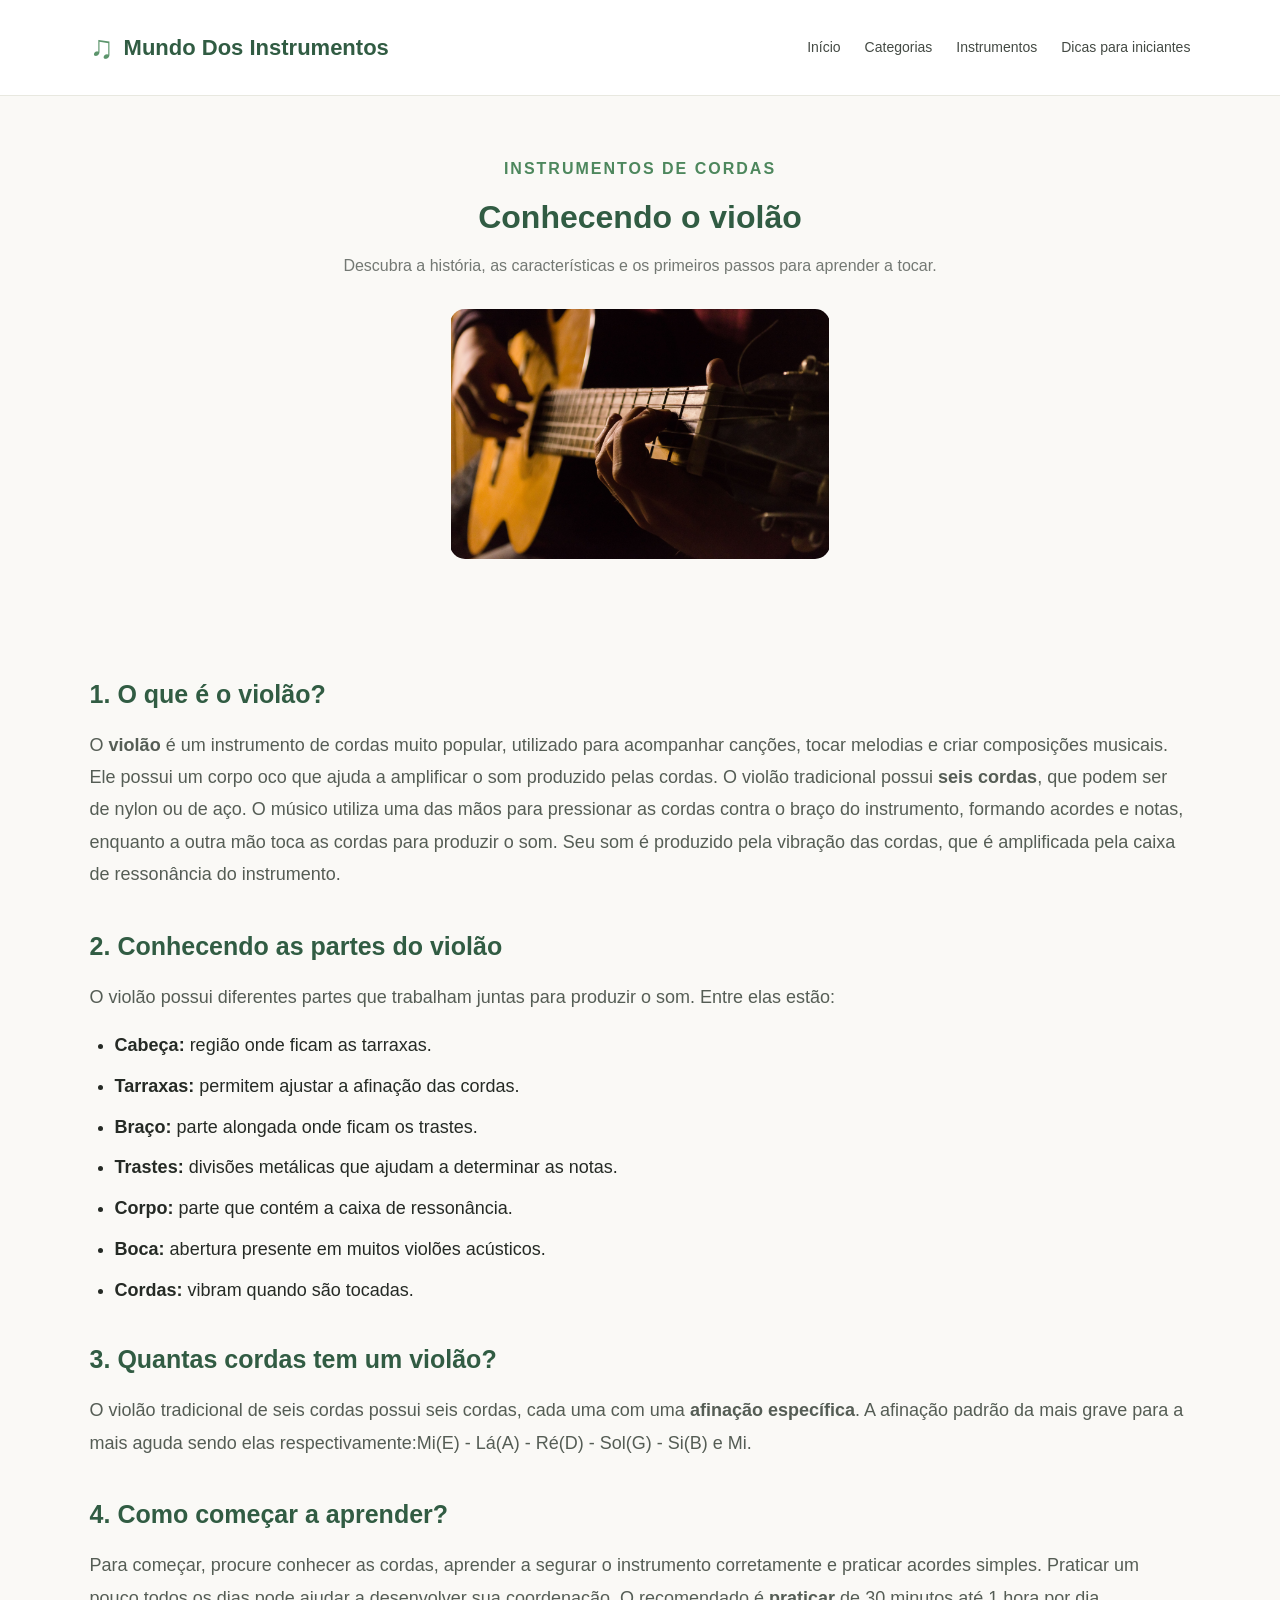
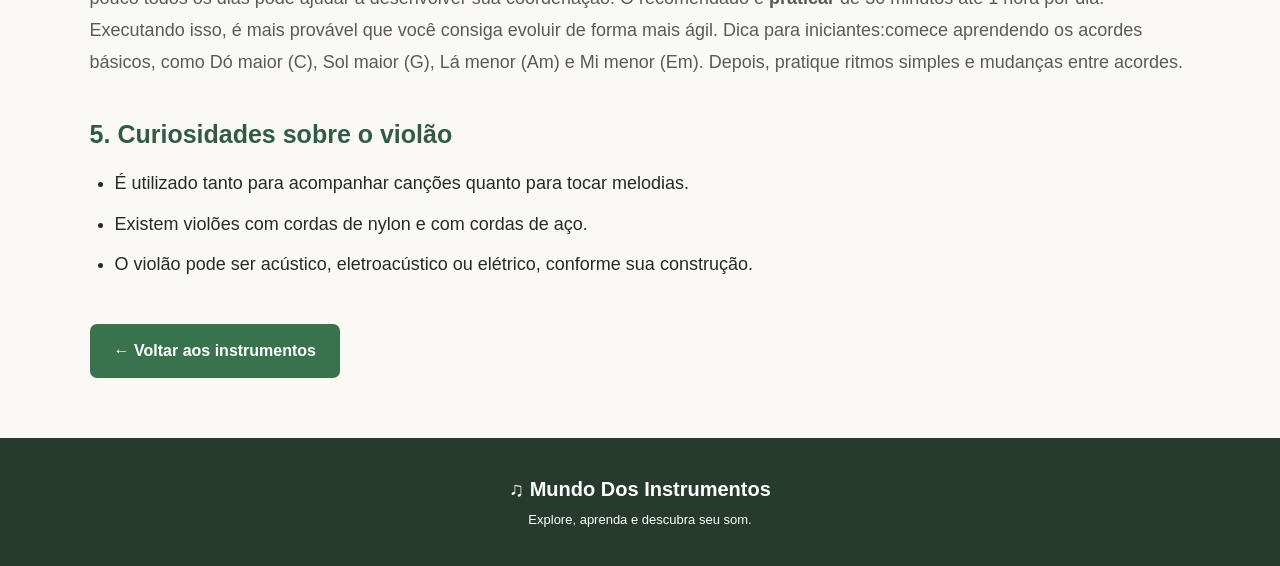
<file: violao.html>
<!DOCTYPE html>
<html lang="pt-BR">

<head>
    <meta charset="UTF-8">
    <meta name="viewport" content="width=device-width, initial-scale=1.0">

    <title>Aprenda sobre o Violão | Mundo dos Instrumentos</title>

    <link rel="stylesheet" href="css/style.css">
</head>

<body>

    <!-- Cabeçalho -->
    <header class="cabecalho">
        <div class="logo">
            <span class="icone">♫</span>
            <h1>Mundo Dos Instrumentos</h1>
        </div>

        <nav class="menu">
            <a href="index.html">Início</a>
            <a href="index.html#categorias">Categorias</a>
            <a href="index.html#instrumentos">Instrumentos</a>
            <a href="index.html#dicas">Dicas para iniciantes</a>
        </nav>
    </header>

    <main>

        <!-- Apresentação do violão -->
        <section class="pagina-instrumento">

            <div class="titulo-secao">
                <span>INSTRUMENTOS DE CORDAS</span>
                <h2>Conhecendo o violão</h2>

                <p>
                    Descubra a história, as características
                    e os primeiros passos para aprender a tocar.
                </p>
            </div>

            <img
                src="imagens/violao02-imagem.jpg"
                alt="Violão acústico"
                class="imagem-violao">

        </section>

        <!-- História -->
        <section class="conteudo-violao">

            <h2>1. O que é o violão?</h2>

            <p>
                O <b>violão</b> é um instrumento de cordas muito popular, utilizado para acompanhar canções, tocar melodias e criar composições musicais. Ele possui um corpo oco que ajuda a amplificar o som produzido pelas cordas. O violão tradicional possui <b>seis cordas</b>, que podem ser de nylon ou de aço. O músico utiliza uma das mãos para pressionar as cordas contra o braço do instrumento, formando acordes e notas, enquanto a outra mão toca as cordas para produzir o som. Seu som é produzido pela vibração das cordas, que é amplificada pela caixa de ressonância do instrumento.
            </p>
        

            <h2>2. Conhecendo as partes do violão</h2>

            <p>
                O violão possui diferentes partes que trabalham
                juntas para produzir o som. Entre elas estão:
            </p>
           
            <ul>
                <li><strong>Cabeça:</strong> região onde ficam as tarraxas.</li>
                <li><strong>Tarraxas:</strong> permitem ajustar a afinação das cordas.</li>
                <li><strong>Braço:</strong> parte alongada onde ficam os trastes.</li>
                <li><strong>Trastes:</strong> divisões metálicas que ajudam a determinar as notas.</li>
                <li><strong>Corpo:</strong> parte que contém a caixa de ressonância.</li>
                <li><strong>Boca:</strong> abertura presente em muitos violões acústicos.</li>
                <li><strong>Cordas:</strong> vibram quando são tocadas.</li>
            </ul>
            
            <h2>3. Quantas cordas tem um violão?</h2>
        
            <p>
                O violão tradicional de seis cordas possui seis
                cordas, cada uma com uma <b>afinação específica</b>. A afinação padrão da mais grave para a mais aguda sendo elas respectivamente:Mi(E) - Lá(A) - Ré(D) - Sol(G) - Si(B) e Mi.
            </p>
            
            <h2>4. Como começar a aprender?</h2>
            
            <p>
               Para começar, procure conhecer as cordas, aprender a segurar o instrumento corretamente e praticar acordes simples. Praticar um pouco todos os dias pode ajudar a desenvolver sua coordenação. O recomendado é <b>praticar</b> de 30 minutos até 1 hora por dia. Executando isso, é mais provável que você consiga evoluir de forma mais ágil. Dica para iniciantes:comece aprendendo os acordes básicos, como Dó maior (C), Sol maior (G), Lá menor (Am) e Mi menor (Em). Depois, pratique ritmos simples e mudanças entre acordes.
            </p>
           
            <h2>5. Curiosidades sobre o violão</h2>

            <ul>
                <li>É utilizado tanto para acompanhar canções quanto para tocar melodias.</li>
                <li>Existem violões com cordas de nylon e com cordas de aço.</li>
                <li>O violão pode ser acústico, eletroacústico ou elétrico, conforme sua construção.</li>
            </ul>

            <a href="index.html" class="botao">
                ← Voltar aos instrumentos
            </a>

        </section>

    </main>

    <!-- Rodapé -->
    <footer class="rodape">
        <p>♫ Mundo Dos Instrumentos</p>
        <p>Explore, aprenda e descubra seu som.</p>
    </footer>

</body>
</html>
</file>
<file: css/style.css>
/* ================================
   CONFIGURAÇÕES GERAIS
================================ */

* {
    margin: 0;
    padding: 0;
    box-sizing: border-box;
}

html {
    scroll-behavior: smooth;
}

body {
    font-family: Arial, Helvetica, sans-serif;
    background-color: #FAF9F6;
    color: #252A25;
    line-height: 1.6;
}

a {
    text-decoration: none;
    color: inherit;
}

img {
    max-width: 100%;
}

/* ================================
   CABEÇALHO
================================ */

.cabecalho {
    display: flex;
    justify-content: space-between;
    align-items: center;
    padding: 22px 7%;
    background-color: #FFFFFF;
    border-bottom: 1px solid #E8E8E0;
    gap: 25px;
    flex-wrap: wrap;
}

.logo {
    display: flex;
    align-items: center;
    gap: 10px;
}

.logo h1 {
    font-size: 22px;
    color: #315C43;
}

.icone {
    font-size: 32px;
    color: #5C956C;
}

.menu {
    display: flex;
    gap: 24px;
    flex-wrap: wrap;
}

.menu a {
    font-size: 14px;
    color: #444A44;
    transition: color 0.3s;
}

.menu a:hover {
    color: #4D875D;
}

/* ================================
   BANNER PRINCIPAL
================================ */

.banner {
    display: flex;
    align-items: center;
    justify-content: space-between;
    gap: 50px;
    padding: 75px 7%;
    background-color: #EDF3E9;
}

.banner-conteudo {
    flex: 1;
}

.subtitulo,
.titulo-secao span,
.sobre span {
    color: #4D875D;
    font-size: 16px;
    font-weight: bold;
    letter-spacing: 2px;
}

.banner h2 {
    font-size: 48px;
    line-height: 1.15;
    margin: 18px 0;
    max-width: 550px;
}

.banner p {
    max-width: 520px;
    color: #5C625C;
    margin-bottom: 28px;
}

.botao {
    display: inline-block;
    background-color: #39734D;
    color: #FFFFFF;
    padding: 14px 24px;
    border-radius: 7px;
    font-weight: bold;
    transition: background-color 0.3s;
}

.botao:hover {
    background-color: #285638;
}

.banner-imagem {
    flex: 1;
}

.banner-imagem img {
    display: block;
    width: 100%;
    height: 350px;
    object-fit: cover;
    border-radius: 16px;
}

/* ================================
   SEÇÕES
================================ */

.secao {
    padding: 75px 7%;
}

.titulo-secao {
    text-align: center;
    margin-bottom: 40px;
}

.titulo-secao h2 {
    font-size: 32px;
    margin: 10px 0;
}

.titulo-secao p {
    color: #737873;
}

/* ================================
   CATEGORIAS
================================ */

.categorias-grid {
    display: grid;
    grid-template-columns: repeat(4, minmax(0, 1fr));
    gap: 20px;
}

.categoria-card {
    background-color: #FFFFFF;
    padding: 25px;
    border: 1px solid #E8E8E0;
    border-radius: 12px;
    transition: transform 0.3s, box-shadow 0.3s;
}

.categoria-card:hover,
.instrumento-card:hover,
.dica-card:hover {
    transform: translateY(-5px);
    box-shadow: 0 10px 25px rgba(0, 0, 0, 0.08);
}

.categoria-icone {
    font-size: 35px;
    margin-bottom: 12px;
}

.categoria-card h3,
.instrumento-card h3,
.dica-card h3 {
    margin-bottom: 10px;
    font-size: 20px;
}

.categoria-card p,
.instrumento-card p,
.dica-card p {
    color: #737873;
    font-size: 14px;
    margin-bottom: 18px;
}

.categoria-card a,
.link-card,
.dica-card a {
    color: #39734D;
    font-weight: bold;
    font-size: 13px;
}

/* ================================
   INSTRUMENTOS
================================ */

.instrumentos {
    background-color: #F0F0E9;
}

.instrumentos-grid {
    display: grid;
    grid-template-columns: repeat(3, minmax(0, 1fr));
    gap: 25px;
}

.instrumento-card {
    background-color: #FFFFFF;
    border-radius: 12px;
    overflow: hidden;
    border: 1px solid #E8E8E0;
    transition: transform 0.3s, box-shadow 0.3s;
}

.instrumento-card img {
    display: block;
    width: 100%;
    height: 220px;
    object-fit: cover;
}

.instrumento-info {
    padding: 22px;
}

.etiqueta {
    display: inline-block;
    color: #39734D;
    background-color: #E8F2E8;
    font-size: 11px;
    font-weight: bold;
    padding: 5px 10px;
    border-radius: 20px;
    margin-bottom: 10px;
}

/* ================================
   DICAS
================================ */

.dicas-grid {
    display: grid;
    grid-template-columns: repeat(3, minmax(0, 1fr));
    gap: 25px;
}

.dica-card {
    padding: 28px;
    background-color: #FFFFFF;
    border: 1px solid #E8E8E0;
    border-radius: 12px;
    transition: transform 0.3s, box-shadow 0.3s;
}

.dica-icone {
    font-size: 32px;
    margin-bottom: 12px;
}

/* ================================
   SOBRE
================================ */

.sobre {
    padding: 65px 7%;
    text-align: center;
    background-color: #E5EDE2;
}

.sobre div {
    max-width: 750px;
    margin: 0 auto;
}

.sobre h2 {
    font-size: 32px;
    margin: 12px 0;
}

.sobre p {
    color: #5C625C;
}

/* ================================
   RODAPÉ
================================ */

.rodape {
    padding: 30px 7%;
    text-align: center;
    background-color: #263B2D;
    color: #FFFFFF;
}

.rodape p {
    margin: 5px 0;
    font-size: 13px;
}

.rodape p:first-child {
    font-size: 20px;
    font-weight: bold;
}

/* ================================
   PÁGINAS DE INSTRUMENTOS
   VIOLÃO E GUITARRA
================================ */

.pagina-instrumento {
    padding: 60px 7% 30px;
}

.pagina-instrumento .titulo-secao {
    text-align: center;
    margin-bottom: 30px;
}

.pagina-instrumento .titulo-secao h2 {
    font-size: 32px;
    margin: 10px 0;
}

.pagina-instrumento .titulo-secao p {
    color: #737873;
}

/* Conteúdo do violão */

/* Imagem do violão */

img.imagem-violao {
    display: block;
    width: 380px;
    max-width: 100%;
    height: 250px;
    object-fit: contain;
    margin: 30px auto;
    border-radius: 15px;
}


.conteudo-violao {
    padding: 20px 7% 60px;
}

.conteudo-violao h2 {
    color: #315C43;
    font-size: 25px;
    margin: 35px 0 15px;
}

.conteudo-violao p {
    color: #555D55;
    font-size: 18px;
    line-height: 1.8;
    margin-bottom: 18px;
}

.conteudo-violao ul {
    padding-left: 25px;
    margin-bottom: 25px;
    font-size: 18px;
}

.conteudo-violao li {
    margin-bottom: 12px;
    line-height: 1.6;
}

.conteudo-violao .botao {
    margin-top: 20px;
}

/* Conteúdo do violão */

/* Conteúdo da guitarra */

/* Imagem da guitarra */

img.imagem-guitarra {
    display: block;
    width: 350px;
    max-width: 100%;
    height: 230px;
    object-fit: contain;
    margin: 30px auto;
    border-radius: 15px;
}

.conteudo-guitarra {
    padding: 20px 7% 60px;
}

.conteudo-guitarra h2 {
    color: #315C43;
    font-size: 25px;
    margin: 35px 0 15px;
}

.conteudo-guitarra p {
    color: #555D55;
    line-height: 1.8;
    font-size: 18px;
    margin-bottom: 18px;
}

.conteudo-guitarra ul {
    padding-left: 25px;
    margin-bottom: 25px;
    font-size: 18px;
}

.conteudo-guitarra li {
    margin-bottom: 12px;
    line-height: 1.6;
}

.conteudo-guitarra .botao {
    margin-top: 20px;
}

/* Conteúdo da guitarra */


/* ================================
   PÁGINA DO PIANO
================================ */

img.imagem-piano {
    display: block;
    width: 380px;
    max-width: 100%;
    height: 250px;
    object-fit: contain;
    margin: 30px auto;
    border-radius: 15px;
}

.conteudo-piano {
    padding: 20px 7% 60px;
}

.conteudo-piano h2 {
    color: #315C43;
    font-size: 25px;
    margin: 35px 0 15px;
}

.conteudo-piano p {
    color: #555D55;
    font-size: 18px;
    line-height: 1.8;
    margin-bottom: 18px;
}

.conteudo-piano ul {
    padding-left: 25px;
    margin-bottom: 25px;
}

.conteudo-piano li {
    font-size: 18px;
    margin-bottom: 12px;
    line-height: 1.6;
}

.conteudo-piano .botao {
    margin-top: 20px;
}

/* ================================*/


/* ================================
   PÁGINA DA BATERIA
================================ */

img.imagem-bateria {
    display: block;
    width: 500px;
    max-width: 100%;
    height: 320px;
    object-fit: contain;
    margin: 30px auto;
    border-radius: 15px;
}

.conteudo-bateria {
    padding: 20px 7% 60px;
}

.conteudo-bateria h2 {
    color: #315C43;
    font-size: 28px;
    margin: 35px 0 15px;
}

.conteudo-bateria p {
    color: #555D55;
    font-size: 18px;
    line-height: 1.8;
    margin-bottom: 18px;
}

.conteudo-bateria ul {
    padding-left: 25px;
    margin-bottom: 25px;
}

.conteudo-bateria li {
    font-size: 18px;
    line-height: 1.6;
    margin-bottom: 12px;
}

.conteudo-bateria .botao {
    display: inline-block;
    margin-top: 20px;
}

/* ================================*/


/* ================================
   PÁGINA DO UKULELE
================================ */

img.imagem-ukulele {
    display: block;
    width: 500px;
    max-width: 100%;
    height: 320px;
    object-fit: contain;
    margin: 30px auto;
    border-radius: 15px;
}

.conteudo-ukulele {
    padding: 20px 7% 60px;
}

.conteudo-ukulele h2 {
    color: #315C43;
    font-size: 28px;
    margin: 35px 0 15px;
}

.conteudo-ukulele p {
    color: #555D55;
    font-size: 18px;
    line-height: 1.8;
    margin-bottom: 18px;
}

.conteudo-ukulele ul {
    padding-left: 25px;
    margin-bottom: 25px;
}

.conteudo-ukulele li {
    font-size: 18px;
    line-height: 1.6;
    margin-bottom: 12px;
}

.conteudo-ukulele .botao {
    display: inline-block;
    margin-top: 20px;
}

/* ================================*/

/* ================================
   PÁGINA DA FLAUTA
================================ */

img.imagem-flauta {
    display: block;
    width: 500px;
    max-width: 100%;
    height: 320px;
    object-fit: contain;
    margin: 30px auto;
    border-radius: 15px;
}

.conteudo-flauta {
    padding: 20px 7% 60px;
}

.conteudo-flauta h2 {
    color: #315C43;
    font-size: 28px;
    margin: 35px 0 15px;
}

.conteudo-flauta p {
    color: #555D55;
    font-size: 18px;
    line-height: 1.8;
    margin-bottom: 18px;
}

.conteudo-flauta ul {
    padding-left: 25px;
    margin-bottom: 25px;
}

.conteudo-flauta li {
    font-size: 18px;
    line-height: 1.6;
    margin-bottom: 12px;
}

.conteudo-flauta .botao {
    display: inline-block;
    margin-top: 20px;
}


/* =================================
   PÁGINA DE NOTAS MUSICAIS
================================= */

/* Apresentação da página */

.pagina-instrumento {
    padding: 60px 7% 30px;
}

.pagina-instrumento .titulo-secao {
    text-align: center;
    margin-bottom: 30px;
}

.pagina-instrumento .titulo-secao h2 {
    color: #315C43;
    font-size: 32px;
    margin: 10px 0;
}

.pagina-instrumento .titulo-secao p {
    color: #737873;
    font-size: 16px;
    line-height: 1.6;
}

/* Ilustração musical */

.notas-ilustracao {
    display: flex;
    justify-content: center;
    align-items: center;
    gap: 35px;
    margin: 35px auto;
    color: #39734D;
}

.notas-ilustracao span {
    font-size: 65px;
}

/* Conteúdo principal */

.conteudo-notas {
    padding: 20px 7% 60px;
}

.conteudo-notas h2 {
    color: #315C43;
    font-size: 28px;
    margin: 35px 0 15px;
}

.conteudo-notas p {
    color: #555D55;
    font-size: 18px;
    line-height: 1.8;
    margin-bottom: 18px;
    font-size: 18px;
}

.conteudo-notas ul {
    padding-left: 25px;
    margin-bottom: 25px;
}

.conteudo-notas li {
    color: #555D55;
    font-size: 18px;
    line-height: 1.6;
    margin-bottom: 12px;
}

/* Cartões das sete notas */

.notas-grid {
    display: grid;
    grid-template-columns: repeat(4, minmax(0, 1fr));
    gap: 20px;
    margin: 30px 0;
}

.nota-card {
    background-color: #FFFFFF;
    border: 1px solid #E8E8E0;
    border-radius: 12px;
    padding: 25px 15px;
    text-align: center;
    transition: transform 0.3s ease,
                box-shadow 0.3s ease;
}

.nota-card:hover {
    transform: translateY(-5px);
    box-shadow: 0 5px 15px rgba(0, 0, 0, 0.08);
}

.nota-card h3 {
    color: #315C43;
    font-size: 25px;
    margin-bottom: 10px;
}

.nota-card span {
    color: #39734D;
    font-size: 22px;
    font-weight: bold;
}

/* Botão de voltar */

.conteudo-notas .botao {
    display: inline-block;
    margin-top: 20px;
}


/* =================================
   PRIMEIROS PASSOS NO VIOLÃO
================================= */

img.imagem-primeiros-violao {
    display: block;
    width: 500px;
    max-width: 100%;
    height: 320px;
    object-fit: contain;
    margin: 30px auto;
    border-radius: 15px;
}

.conteudo-primeiros-violao {
    padding: 20px 7% 60px;
}

.conteudo-primeiros-violao h2 {
    color: #315C43;
    font-size: 28px;
    margin: 35px 0 15px;
}

.conteudo-primeiros-violao p {
    color: #555D55;
    font-size: 18px;
    line-height: 1.8;
    margin-bottom: 18px;
}

.conteudo-primeiros-violao ul {
    padding-left: 25px;
    margin-bottom: 25px;
}

.conteudo-primeiros-violao li {
    color: #555D55;
    font-size: 18px;
    line-height: 1.6;
    margin-bottom: 12px;
}

.conteudo-primeiros-violao .botao {
    display: inline-block;
    margin-top: 20px;
    margin-right: 10px;
}
/* ================================= */

/* PÁGINA DE DICAS */

.pagina-dicas {
    background-color: #FAF9F6;
    min-height: 100vh;
}

.banner-dicas {
    background-color: #EDF3E9;
    text-align: center;
    padding: 65px 20px;
}

.banner-dicas span {
    color: #39734D;
    font-weight: bold;
    font-size: 14px;
    letter-spacing: 2px;
}

.banner-dicas h1 {
    color: #252A25;
    font-size: 36px;
    margin: 15px 0;
}

.banner-dicas p {
    color: #555;
    font-size: 18px;
    max-width: 650px;
    margin: 0 auto;
    line-height: 1.7;
}

.conteudo-dicas {
    max-width: 1000px;
    margin: 50px auto;
    padding: 0 25px;
    display: grid;
    grid-template-columns: repeat(2, 1fr);
    gap: 25px;
}

.dica-item {
    background-color: #FFFFFF;
    padding: 25px;
    border-radius: 12px;
    border: 1px solid #E8E8E0;
    box-shadow: 0 3px 10px rgba(0, 0, 0, 0.04);
}

.dica-item h2 {
    color: #315C43;
    font-size: 20px;
    margin-bottom: 15px;
}

.dica-item p {
    color: #555;
    font-size: 18px;
    line-height: 1.8;
}

.mensagem-final {
    background-color: #E5EDE2;
    text-align: center;
    padding: 45px 20px;
    margin-top: 40px;
}

.mensagem-final h2 {
    color: #315C43;
    font-size: 27px;
    margin-bottom: 15px;
}

.mensagem-final p {
    max-width: 650px;
    margin: 0 auto 25px;
    color: #555;
    line-height: 1.7;
    font-size: 18px;
}

.mensagem-final a {
    display: inline-block;
    background-color: #39734D;
    color: white;
    text-decoration: none;
    padding: 12px 25px;
    border-radius: 8px;
    transition: 0.3s;
}

.mensagem-final a:hover {
    background-color: #285638;
}

/* RESPONSIVIDADE */

@media (max-width: 650px) {
    .conteudo-dicas {
        grid-template-columns: 1fr;
    }

    .banner-dicas h1 {
        font-size: 28px;
    }
}


/* Ajustes para celulares */

@media (max-width: 650px) {

    img.imagem-primeiros-violao {
        width: 280px;
        height: 200px;
    }

    .conteudo-primeiros-violao {
        padding: 15px 6% 40px;
    }

    .conteudo-primeiros-violao h2 {
        font-size: 22px;
    }

    .conteudo-primeiros-violao p,
    .conteudo-primeiros-violao li {
        font-size: 16px;
    }

}

/* =================================
   RESPONSIVIDADE
================================= */

@media (max-width: 1000px) {

    .notas-grid {
        grid-template-columns: repeat(2, minmax(0, 1fr));
    }

}

/* Ajustes para celulares */

@media (max-width: 650px) {

    .pagina-instrumento {
        padding: 40px 6% 20px;
    }

    .pagina-instrumento .titulo-secao h2 {
        font-size: 27px;
    }

    .notas-ilustracao {
        gap: 20px;
    }

    .notas-ilustracao span {
        font-size: 45px;
    }

    .conteudo-notas {
        padding: 15px 6% 40px;
    }

    .conteudo-notas h2 {
        font-size: 22px;
    }

    .conteudo-notas p,
    .conteudo-notas li {
        font-size: 16px;
    }

    .notas-grid {
        grid-template-columns: repeat(2, minmax(0, 1fr));
        gap: 12px;
    }

    .nota-card {
        padding: 20px 10px;
    }

    .nota-card h3 {
        font-size: 22px;
    }

}


/* ================================*/
/* Ajustes para celulares */
@media (max-width: 650px) {

    img.imagem-flauta {
        width: 280px;
        height: 200px;
    }

    .conteudo-flauta {
        padding: 15px 6% 40px;
    }

    .conteudo-flauta h2 {
        font-size: 22px;
    }

    .conteudo-flauta p,
    .conteudo-flauta li {
        font-size: 16px;
    }
}



/* Ajustes para celulares */
@media (max-width: 650px) {
    img.imagem-ukulele {
        width: 280px;
        height: 200px;
    }

    .conteudo-ukulele {
        padding: 15px 6% 40px;
    }

    .conteudo-ukulele h2 {
        font-size: 22px;
    }

    .conteudo-ukulele p,
    .conteudo-ukulele li {
        font-size: 16px;
    }
}

/* Ajustes para celulares */
@media (max-width: 650px) {
    img.imagem-bateria {
        width: 280px;
        height: 200px;
    }

    .conteudo-bateria {
        padding: 15px 6% 40px;
    }

    .conteudo-bateria h2 {
        font-size: 22px;
    }

    .conteudo-bateria p,
    .conteudo-bateria li {
        font-size: 16px;
    }
}


/* Ajustes para celulares */
@media (max-width: 650px) {
    img.imagem-piano {
        width: 250px;
        height: 180px;
    }

    .conteudo-piano {
        padding: 15px 6% 40px;
    }

    .conteudo-piano h2 {
        font-size: 22px;
    }

    .conteudo-piano p,
    .conteudo-piano li {
        font-size: 16px;
    }
}


/* ================================
   RESPONSIVIDADE PARA TABLETS
================================ */

@media (max-width: 1000px) {
    .categorias-grid {
        grid-template-columns: repeat(2, minmax(0, 1fr));
    }

    .instrumentos-grid {
        grid-template-columns: repeat(2, minmax(0, 1fr));
    }

    .dicas-grid {
        grid-template-columns: repeat(2, minmax(0, 1fr));
    }

    .menu {
        gap: 15px;
    }

    .banner h2 {
        font-size: 38px;
    }
}

/* ================================
   RESPONSIVIDADE PARA CELULARES
================================ */

@media (max-width: 650px) {
    .cabecalho {
        flex-direction: column;
        padding: 20px 5%;
    }

    .logo h1 {
        font-size: 20px;
    }

    .menu {
        justify-content: center;
        gap: 12px 18px;
    }

    .banner {
        flex-direction: column;
        padding: 45px 6%;
        gap: 30px;
    }

    .banner h2 {
        font-size: 34px;
    }

    .banner-imagem {
        width: 100%;
    }

    .banner-imagem img {
        height: 250px;
    }

    .secao {
        padding: 50px 6%;
    }

    .titulo-secao h2 {
        font-size: 27px;
    }

    .categorias-grid,
    .instrumentos-grid,
    .dicas-grid {
        grid-template-columns: 1fr;
    }

    .sobre {
        padding: 45px 6%;
    }

    .pagina-instrumento {
        padding: 40px 6% 20px;
    }

    img.imagem-violao {
        width: 250px;
        height: 180px;
    }

    img.imagem-guitarra {
        width: 250px;
        height: 180px;
    }

    .conteudo-violao,
    .conteudo-guitarra {
        padding: 15px 6% 40px;
    }

    .conteudo-violao h2,
    .conteudo-guitarra h2 {
        font-size: 22px;
    }
}
</file>
